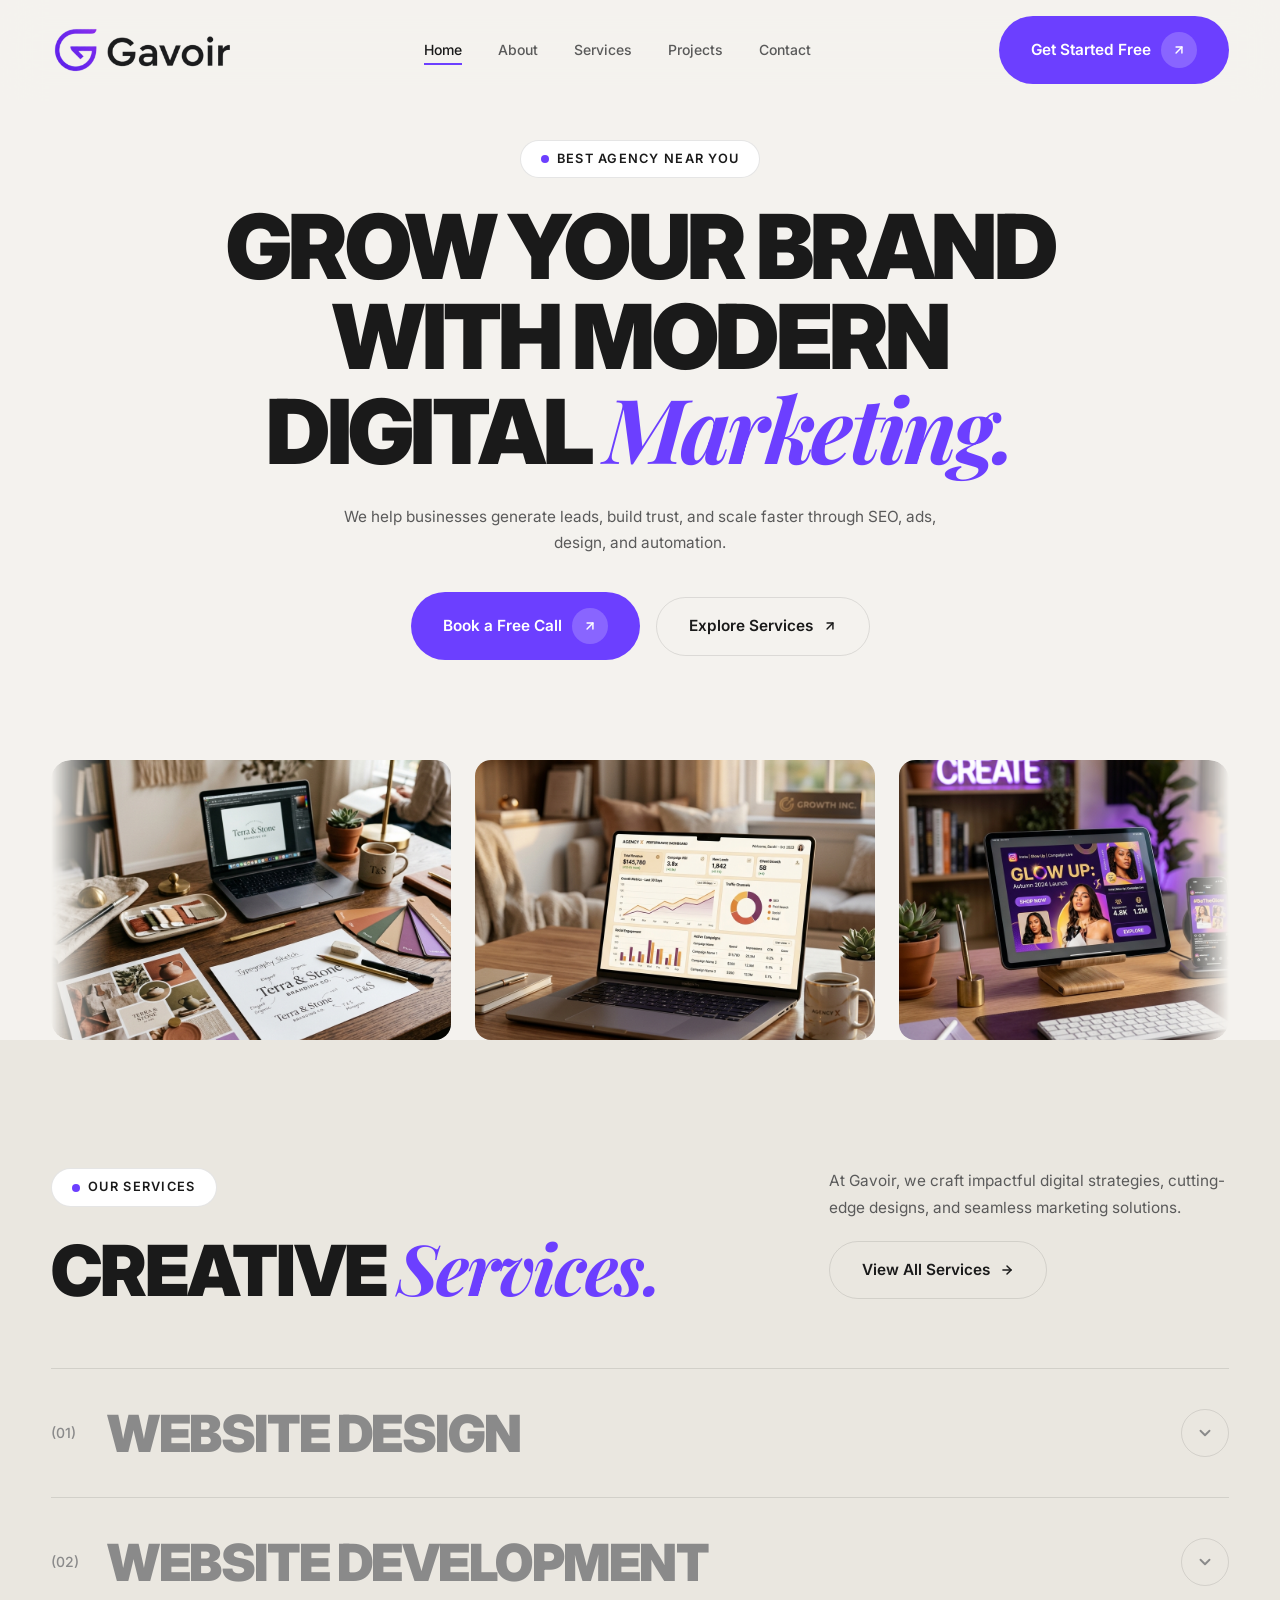
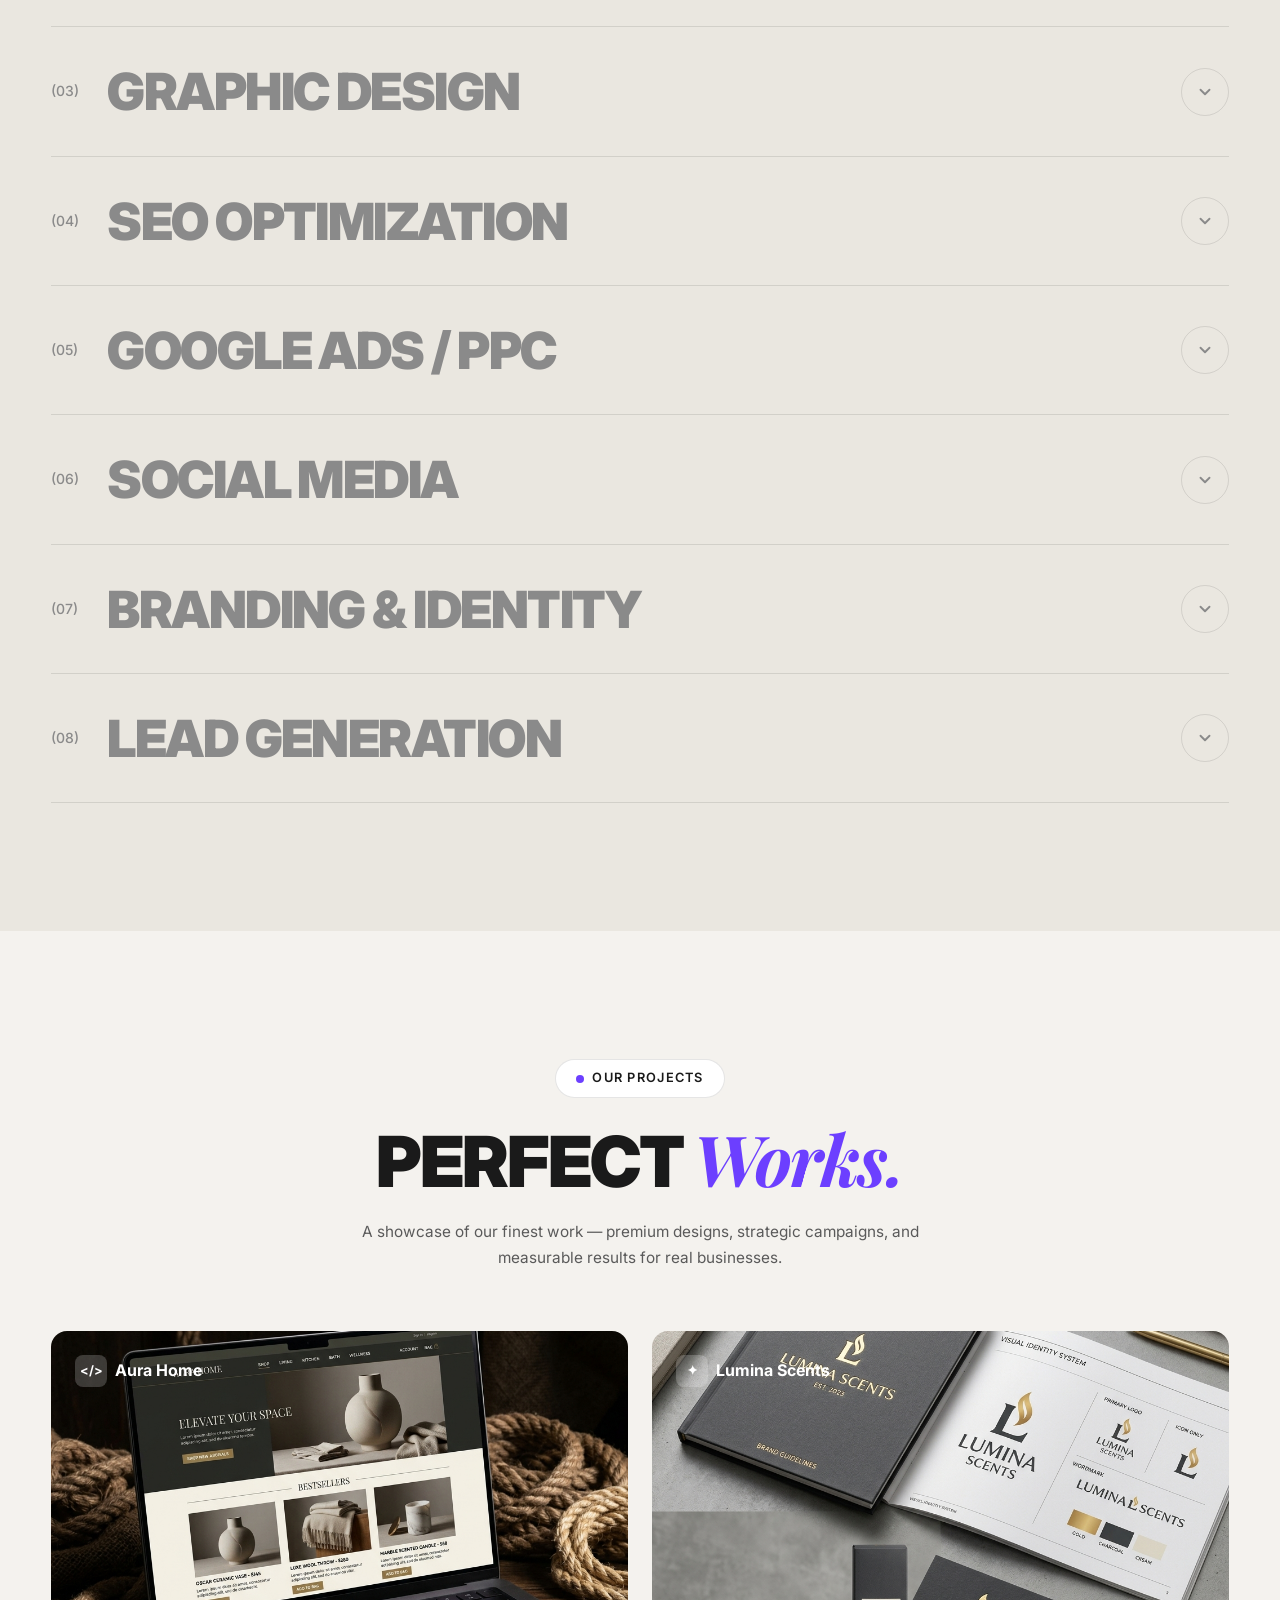
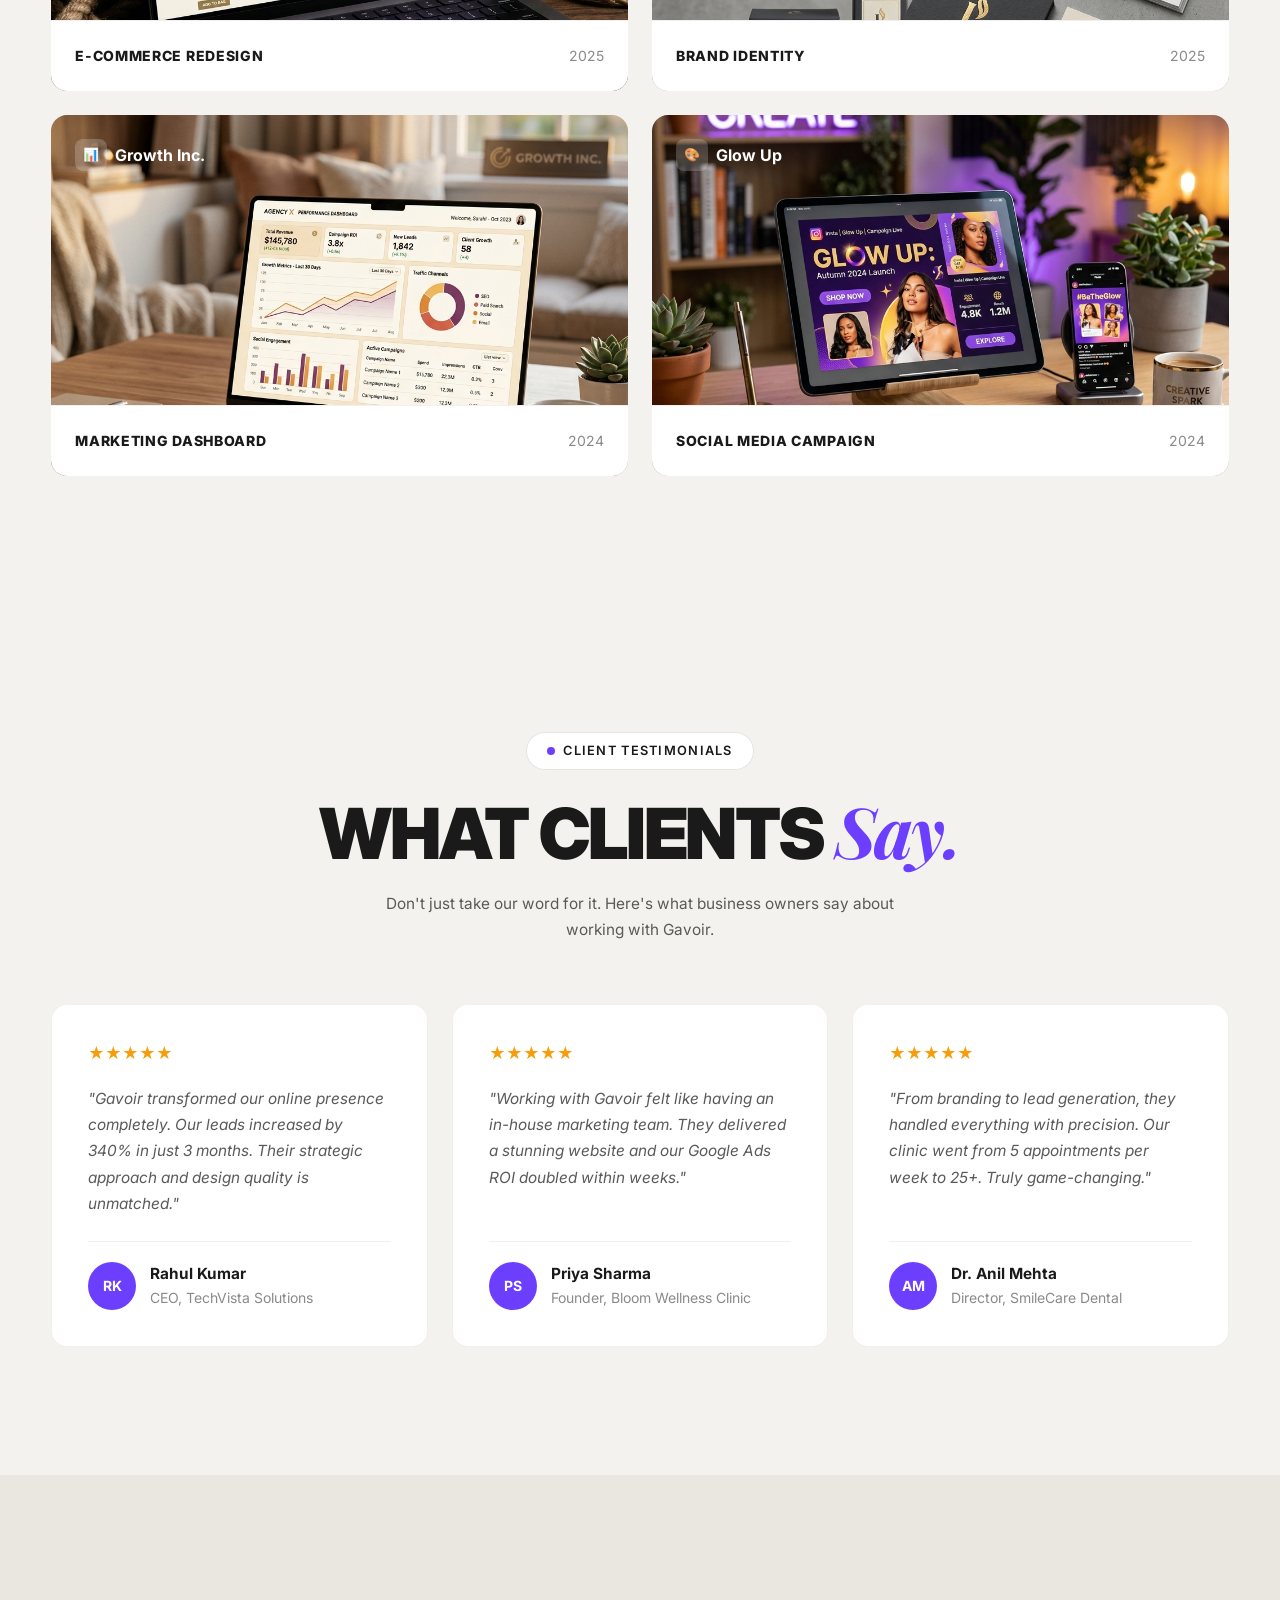
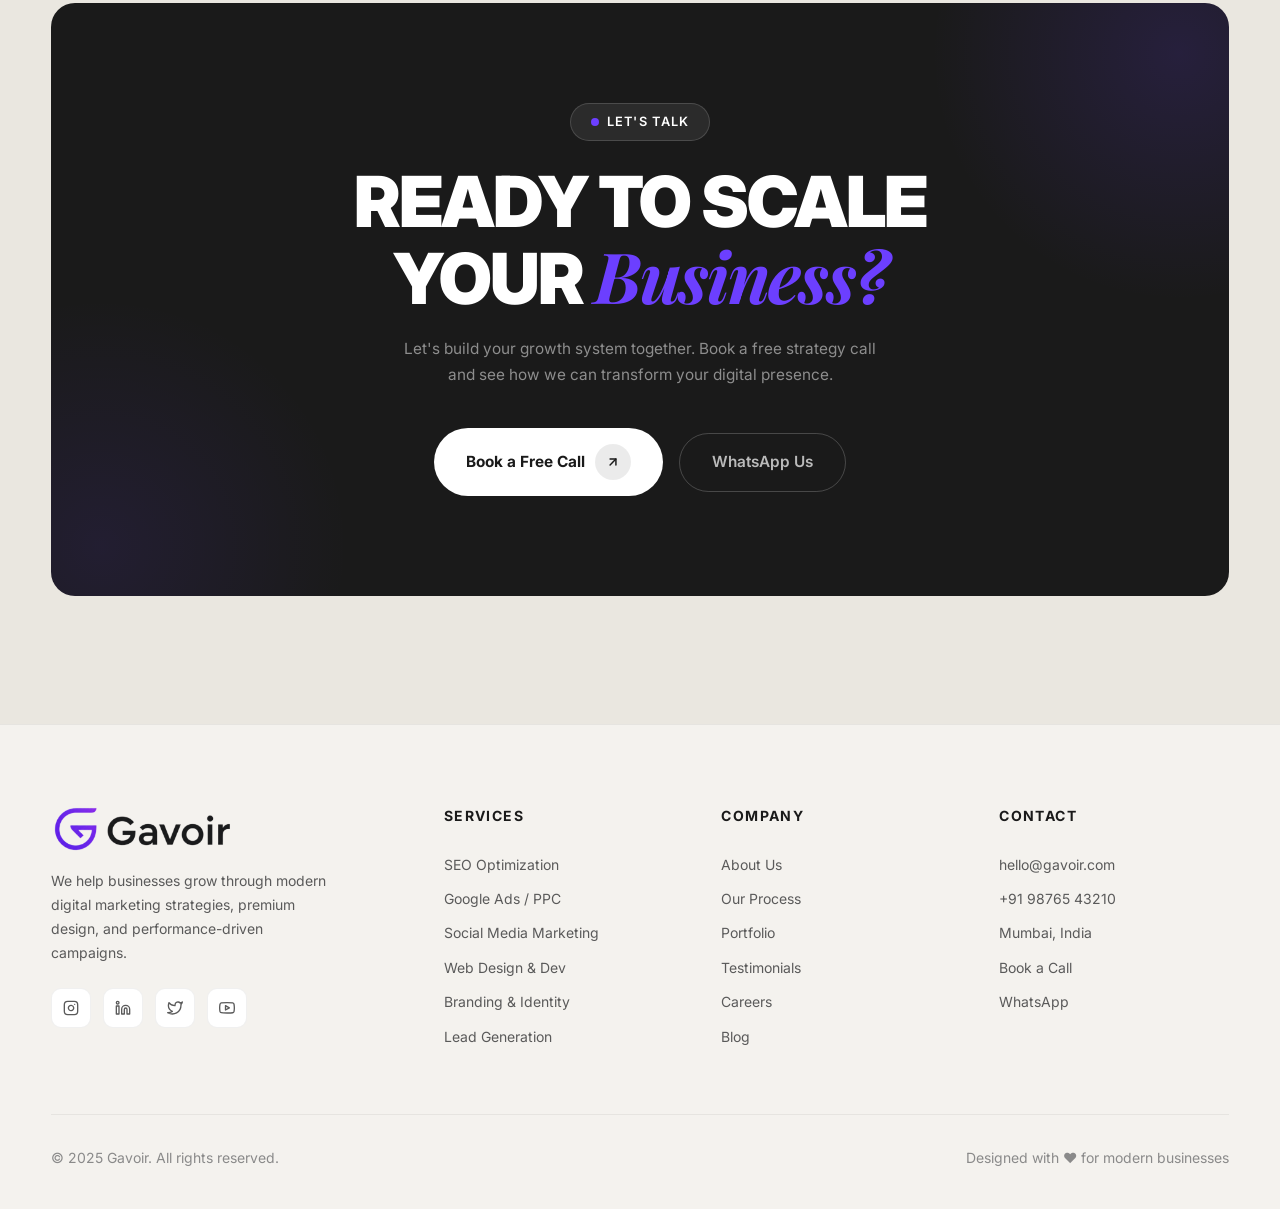
<file: index.html>
<!DOCTYPE html>
<html lang="en">
<head>
  <meta charset="UTF-8">
  <meta name="viewport" content="width=device-width, initial-scale=1.0">
  <title>Gavoir — Premium Digital Marketing Agency | SEO, Ads & Web Design</title>
  <meta name="description" content="Gavoir is a premium digital marketing agency specializing in SEO, Google Ads, web design, branding, and lead generation. Book a free strategy call today.">
  <meta name="keywords" content="digital marketing agency, SEO services, Google Ads, web design, branding, lead generation, social media marketing, Mumbai, India">
  <meta name="author" content="Gavoir">
  <meta name="robots" content="index, follow">
  <link rel="canonical" href="https://gavoir.com/">
  <link rel="icon" type="image/png" href="images/gavior-favicon.png">
  <link rel="apple-touch-icon" href="images/gavior-favicon.png">

  <!-- Open Graph / Facebook / WhatsApp -->
  <meta property="og:type" content="website">
  <meta property="og:url" content="https://gavoir.com/">
  <meta property="og:title" content="Gavoir — Premium Digital Marketing Agency">
  <meta property="og:description" content="We help businesses grow through SEO, Google Ads, web design, and lead generation. Book a free strategy call.">
  <meta property="og:image" content="https://gavoir.com/images/gavior-logo.png">
  <meta property="og:site_name" content="Gavoir">
  <meta property="og:locale" content="en_US">

  <!-- Twitter / X -->
  <meta name="twitter:card" content="summary_large_image">
  <meta name="twitter:title" content="Gavoir — Premium Digital Marketing Agency">
  <meta name="twitter:description" content="We help businesses grow through SEO, Google Ads, web design, and lead generation. Book a free strategy call.">
  <meta name="twitter:image" content="https://gavoir.com/images/gavior-logo.png">

  <link rel="stylesheet" href="style.css?v=5">

  <!-- Structured Data: Organization -->
  <script type="application/ld+json">
  {
    "@context": "https://schema.org",
    "@type": "Organization",
    "name": "Gavoir",
    "url": "https://gavoir.com",
    "logo": "https://gavoir.com/images/gavior-logo.png",
    "description": "Gavoir is a premium digital marketing agency specializing in SEO, Google Ads, web design, branding, and lead generation.",
    "foundingDate": "2024",
    "contactPoint": {
      "@type": "ContactPoint",
      "telephone": "+91-98765-43210",
      "contactType": "sales",
      "email": "hello@gavoir.com",
      "areaServed": "IN",
      "availableLanguage": ["English", "Hindi"]
    },
    "address": {
      "@type": "PostalAddress",
      "addressLocality": "Mumbai",
      "addressCountry": "IN"
    },
    "sameAs": []
  }
  </script>

  <!-- Structured Data: WebSite (enables Google Sitelinks Search Box) -->
  <script type="application/ld+json">
  {
    "@context": "https://schema.org",
    "@type": "WebSite",
    "name": "Gavoir",
    "url": "https://gavoir.com",
    "potentialAction": {
      "@type": "SearchAction",
      "target": "https://gavoir.com/?s={search_term_string}",
      "query-input": "required name=search_term_string"
    }
  }
  </script>

  <!-- Structured Data: ProfessionalService (for local/business SEO) -->
  <script type="application/ld+json">
  {
    "@context": "https://schema.org",
    "@type": "ProfessionalService",
    "name": "Gavoir",
    "image": "https://gavoir.com/images/gavior-logo.png",
    "url": "https://gavoir.com",
    "telephone": "+91-98765-43210",
    "email": "hello@gavoir.com",
    "address": {
      "@type": "PostalAddress",
      "addressLocality": "Mumbai",
      "addressCountry": "IN"
    },
    "priceRange": "$$",
    "openingHoursSpecification": {
      "@type": "OpeningHoursSpecification",
      "dayOfWeek": ["Monday","Tuesday","Wednesday","Thursday","Friday"],
      "opens": "09:00",
      "closes": "18:00"
    },
    "hasOfferCatalog": {
      "@type": "OfferCatalog",
      "name": "Digital Marketing Services",
      "itemListElement": [
        {"@type": "Offer", "itemOffered": {"@type": "Service", "name": "SEO Optimization"}},
        {"@type": "Offer", "itemOffered": {"@type": "Service", "name": "Google Ads / PPC Management"}},
        {"@type": "Offer", "itemOffered": {"@type": "Service", "name": "Social Media Marketing"}},
        {"@type": "Offer", "itemOffered": {"@type": "Service", "name": "Web Design & Development"}},
        {"@type": "Offer", "itemOffered": {"@type": "Service", "name": "Branding & Identity Design"}},
        {"@type": "Offer", "itemOffered": {"@type": "Service", "name": "Lead Generation"}}
      ]
    }
  }
  </script>

  <!-- Structured Data: FAQ (appears in Google AI Overviews & ChatGPT) -->
  <script type="application/ld+json">
  {
    "@context": "https://schema.org",
    "@type": "FAQPage",
    "mainEntity": [
      {
        "@type": "Question",
        "name": "What services does Gavoir offer?",
        "acceptedAnswer": {
          "@type": "Answer",
          "text": "Gavoir offers SEO optimization, Google Ads/PPC management, social media marketing, web design & development, branding & identity design, and lead generation services."
        }
      },
      {
        "@type": "Question",
        "name": "Where is Gavoir located?",
        "acceptedAnswer": {
          "@type": "Answer",
          "text": "Gavoir is based in Mumbai, India, and serves clients globally."
        }
      },
      {
        "@type": "Question",
        "name": "How can I book a free strategy call with Gavoir?",
        "acceptedAnswer": {
          "@type": "Answer",
          "text": "You can book a free strategy call by visiting our Contact page at gavoir.com/contact.html or by calling +91 98765 43210."
        }
      }
    ]
  }
  </script>
</head>
<body>

  <!-- ===== HEADER ===== -->
  <header class="header" id="header">
    <div class="container">
      <a href="#" class="logo">
        <img src="images/gavior-logo.png" alt="Gavoir Logo" class="logo-img">
      </a>

      <nav class="nav-links" id="navLinks">
        <a href="index.html" class="active">Home</a>
        <a href="about.html">About</a>
        <a href="services.html">Services</a>
        <a href="projects.html">Projects</a>
        <a href="contact.html">Contact</a>
      </nav>

      <div class="header-cta">
        <a href="#cta" class="btn btn-primary" id="headerCta">
          Get Started Free
          <span class="btn-arrow">
            <svg width="14" height="14" viewBox="0 0 24 24" fill="none" stroke="currentColor" stroke-width="2.5" stroke-linecap="round" stroke-linejoin="round"><path d="M7 17L17 7"/><path d="M7 7h10v10"/></svg>
          </span>
        </a>
        <button class="mobile-toggle" id="mobileToggle" aria-label="Open menu">
          <span></span>
          <span></span>
          <span></span>
        </button>
      </div>
    </div>
  </header>

  <!-- ===== MOBILE MENU ===== -->
  <div class="mobile-menu" id="mobileMenu">
    <div class="mobile-menu-close" id="mobileClose">✕</div>
    <a href="index.html">Home</a>
    <a href="about.html">About</a>
    <a href="services.html">Services</a>
    <a href="projects.html">Projects</a>
    <a href="contact.html">Contact</a>
    <a href="contact.html" class="btn btn-primary">Get Started</a>
  </div>

  <!-- ===== HERO SECTION ===== -->
  <section class="hero" id="hero">
    <div class="container">
      <div class="hero-content reveal">
        <div class="section-badge">Best Agency Near You</div>
        <h1 class="hero-title">
          GROW YOUR BRAND WITH MODERN DIGITAL <span class="italic">Marketing.</span>
        </h1>
        <p class="hero-subtitle">
          We help businesses generate leads, build trust, and scale faster through SEO, ads, design, and automation.
        </p>
        <div class="hero-cta">
          <a href="contact.html" class="btn btn-primary" id="heroCta">
            Book a Free Call
            <span class="btn-arrow">
              <svg width="14" height="14" viewBox="0 0 24 24" fill="none" stroke="currentColor" stroke-width="2.5" stroke-linecap="round" stroke-linejoin="round"><path d="M7 17L17 7"/><path d="M7 7h10v10"/></svg>
            </span>
          </a>
          <a href="services.html" class="btn btn-outline" id="heroExplore">
            Explore Services
            <svg width="14" height="14" viewBox="0 0 24 24" fill="none" stroke="currentColor" stroke-width="2.5" stroke-linecap="round" stroke-linejoin="round"><path d="M7 17L17 7"/><path d="M7 7h10v10"/></svg>
          </a>
        </div>
      </div>

      <div class="hero-carousel reveal">
        <div class="hero-carousel-track">
          <div class="hero-carousel-slide">
            <img src="images/hero-left.png" alt="Creative branding and design workspace" loading="eager">
          </div>
          <div class="hero-carousel-slide">
            <img src="images/hero-center.png" alt="Digital marketing analytics dashboard" loading="eager">
          </div>
          <div class="hero-carousel-slide">
            <img src="images/hero-right.png" alt="Social media marketing campaigns" loading="eager">
          </div>
          <div class="hero-carousel-slide">
            <img src="images/project-1.png" alt="E-commerce website design" loading="eager">
          </div>
          <div class="hero-carousel-slide">
            <img src="images/project-2.png" alt="Brand identity design" loading="eager">
          </div>
          <!-- Duplicate set for seamless loop -->
          <div class="hero-carousel-slide">
            <img src="images/hero-left.png" alt="Creative branding and design workspace" loading="lazy">
          </div>
          <div class="hero-carousel-slide">
            <img src="images/hero-center.png" alt="Digital marketing analytics dashboard" loading="lazy">
          </div>
          <div class="hero-carousel-slide">
            <img src="images/hero-right.png" alt="Social media marketing campaigns" loading="lazy">
          </div>
          <div class="hero-carousel-slide">
            <img src="images/project-1.png" alt="E-commerce website design" loading="lazy">
          </div>
          <div class="hero-carousel-slide">
            <img src="images/project-2.png" alt="Brand identity design" loading="lazy">
          </div>
        </div>
      </div>
    </div>
  </section>



  <!-- ===== SERVICES SECTION ===== -->
  <section class="services-section" id="services">
    <div class="container">
      <div class="services-header reveal">
        <div class="services-header-left">
          <div class="section-badge">Our Services</div>
          <h2 class="section-title">CREATIVE <span class="italic">Services.</span></h2>
        </div>
        <div class="services-header-right">
          <p>At Gavoir, we craft impactful digital strategies, cutting-edge designs, and seamless marketing solutions.</p>
          <a href="services.html" class="btn btn-outline" id="servicesCta">
            View All Services
            <svg width="14" height="14" viewBox="0 0 24 24" fill="none" stroke="currentColor" stroke-width="2.5" stroke-linecap="round" stroke-linejoin="round"><path d="M5 12h14"/><path d="M12 5l7 7-7 7"/></svg>
          </a>
        </div>
      </div>

      <div class="services-list">
        <div class="service-item reveal" id="service-webdesign">
          <div class="service-item-header">
            <div class="service-item-left">
              <span class="service-number">(01)</span>
              <span class="service-name">WEBSITE DESIGN</span>
            </div>
            <div class="service-arrow">
              <svg width="18" height="18" viewBox="0 0 24 24" fill="none" stroke="currentColor" stroke-width="2.5" stroke-linecap="round" stroke-linejoin="round"><path d="M6 9l6 6 6-6"/></svg>
            </div>
          </div>
          <div class="service-item-content">
            <p>Premium, pixel-perfect website designs that captivate your audience. We create stunning UI/UX designs for landing pages, corporate sites, e-commerce stores, and SaaS platforms — optimized for conversions.</p>
          </div>
        </div>
        <div class="service-item reveal" id="service-webdev">
          <div class="service-item-header">
            <div class="service-item-left">
              <span class="service-number">(02)</span>
              <span class="service-name">WEBSITE DEVELOPMENT</span>
            </div>
            <div class="service-arrow">
              <svg width="18" height="18" viewBox="0 0 24 24" fill="none" stroke="currentColor" stroke-width="2.5" stroke-linecap="round" stroke-linejoin="round"><path d="M6 9l6 6 6-6"/></svg>
            </div>
          </div>
          <div class="service-item-content">
            <p>Full-stack web development that brings designs to life. From custom HTML/CSS/JS to WordPress, Shopify, React, and Next.js — fast-loading, SEO-friendly sites with clean, scalable code.</p>
          </div>
        </div>
        <div class="service-item reveal" id="service-graphic">
          <div class="service-item-header">
            <div class="service-item-left">
              <span class="service-number">(03)</span>
              <span class="service-name">GRAPHIC DESIGN</span>
            </div>
            <div class="service-arrow">
              <svg width="18" height="18" viewBox="0 0 24 24" fill="none" stroke="currentColor" stroke-width="2.5" stroke-linecap="round" stroke-linejoin="round"><path d="M6 9l6 6 6-6"/></svg>
            </div>
          </div>
          <div class="service-item-content">
            <p>Eye-catching visuals that make your brand unforgettable. Social media graphics, banners, flyers, business cards, presentations, packaging, and marketing collateral that drive engagement.</p>
          </div>
        </div>
        <div class="service-item reveal" id="service-seo">
          <div class="service-item-header">
            <div class="service-item-left">
              <span class="service-number">(04)</span>
              <span class="service-name">SEO OPTIMIZATION</span>
            </div>
            <div class="service-arrow">
              <svg width="18" height="18" viewBox="0 0 24 24" fill="none" stroke="currentColor" stroke-width="2.5" stroke-linecap="round" stroke-linejoin="round"><path d="M6 9l6 6 6-6"/></svg>
            </div>
          </div>
          <div class="service-item-content">
            <p>Dominate search rankings with data-driven SEO strategies. Technical audits, keyword research, on-page optimization, and high-authority link building to get your business found.</p>
          </div>
        </div>
        <div class="service-item reveal" id="service-ppc">
          <div class="service-item-header">
            <div class="service-item-left">
              <span class="service-number">(05)</span>
              <span class="service-name">GOOGLE ADS / PPC</span>
            </div>
            <div class="service-arrow">
              <svg width="18" height="18" viewBox="0 0 24 24" fill="none" stroke="currentColor" stroke-width="2.5" stroke-linecap="round" stroke-linejoin="round"><path d="M6 9l6 6 6-6"/></svg>
            </div>
          </div>
          <div class="service-item-content">
            <p>Maximize ROI with targeted Google Ads campaigns. Budget management, high-converting ad copy, real-time bid optimization, and qualified leads that convert into paying customers.</p>
          </div>
        </div>
        <div class="service-item reveal" id="service-social">
          <div class="service-item-header">
            <div class="service-item-left">
              <span class="service-number">(06)</span>
              <span class="service-name">SOCIAL MEDIA</span>
            </div>
            <div class="service-arrow">
              <svg width="18" height="18" viewBox="0 0 24 24" fill="none" stroke="currentColor" stroke-width="2.5" stroke-linecap="round" stroke-linejoin="round"><path d="M6 9l6 6 6-6"/></svg>
            </div>
          </div>
          <div class="service-item-content">
            <p>Build an engaged community across Instagram, LinkedIn, Facebook, and more. Scroll-stopping content, targeted ad campaigns, and social presence management.</p>
          </div>
        </div>
        <div class="service-item reveal" id="service-branding">
          <div class="service-item-header">
            <div class="service-item-left">
              <span class="service-number">(07)</span>
              <span class="service-name">BRANDING & IDENTITY</span>
            </div>
            <div class="service-arrow">
              <svg width="18" height="18" viewBox="0 0 24 24" fill="none" stroke="currentColor" stroke-width="2.5" stroke-linecap="round" stroke-linejoin="round"><path d="M6 9l6 6 6-6"/></svg>
            </div>
          </div>
          <div class="service-item-content">
            <p>Brand identity that commands attention. Custom logos, brand guidelines, color palettes, and complete visual systems that make your business instantly recognizable.</p>
          </div>
        </div>
        <div class="service-item reveal" id="service-leads">
          <div class="service-item-header">
            <div class="service-item-left">
              <span class="service-number">(08)</span>
              <span class="service-name">LEAD GENERATION</span>
            </div>
            <div class="service-arrow">
              <svg width="18" height="18" viewBox="0 0 24 24" fill="none" stroke="currentColor" stroke-width="2.5" stroke-linecap="round" stroke-linejoin="round"><path d="M6 9l6 6 6-6"/></svg>
            </div>
          </div>
          <div class="service-item-content">
            <p>Turn traffic into revenue with optimized sales funnels. High-converting landing pages, automated lead capture, and nurture sequences that move prospects to purchase.</p>
          </div>
        </div>
      </div>
    </div>
  </section>

  <!-- ===== PROJECTS / PORTFOLIO ===== -->
  <section class="projects-section" id="projects">
    <div class="container">
      <div class="projects-header reveal">
        <div class="section-badge">Our Projects</div>
        <h2 class="section-title">PERFECT <span class="italic">Works.</span></h2>
        <p class="section-subtitle">A showcase of our finest work — premium designs, strategic campaigns, and measurable results for real businesses.</p>
      </div>

      <div class="projects-grid">
        <div class="project-card reveal" id="project-1">
          <img src="images/project-1.png" alt="E-commerce website design project">
          <div class="project-overlay"></div>
          <div class="project-logo">
            <div class="project-logo-icon">&lt;/&gt;</div>
            Aura Home
          </div>
          <div class="project-info">
            <span class="project-info-name">E-COMMERCE REDESIGN</span>
            <span class="project-info-year">2025</span>
          </div>
        </div>
        <div class="project-card reveal" id="project-2">
          <img src="images/project-2.png" alt="Brand identity design project">
          <div class="project-overlay"></div>
          <div class="project-logo">
            <div class="project-logo-icon">✦</div>
            Lumina Scents
          </div>
          <div class="project-info">
            <span class="project-info-name">BRAND IDENTITY</span>
            <span class="project-info-year">2025</span>
          </div>
        </div>
        <div class="project-card reveal" id="project-3">
          <img src="images/hero-center.png" alt="Digital marketing dashboard project">
          <div class="project-overlay"></div>
          <div class="project-logo">
            <div class="project-logo-icon">📊</div>
            Growth Inc.
          </div>
          <div class="project-info">
            <span class="project-info-name">MARKETING DASHBOARD</span>
            <span class="project-info-year">2024</span>
          </div>
        </div>
        <div class="project-card reveal" id="project-4">
          <img src="images/hero-right.png" alt="Social media campaign project">
          <div class="project-overlay"></div>
          <div class="project-logo">
            <div class="project-logo-icon">🎨</div>
            Glow Up
          </div>
          <div class="project-info">
            <span class="project-info-name">SOCIAL MEDIA CAMPAIGN</span>
            <span class="project-info-year">2024</span>
          </div>
        </div>
      </div>
    </div>
  </section>



  <!-- ===== TESTIMONIALS ===== -->
  <section class="testimonials-section" id="testimonials">
    <div class="container">
      <div class="testimonials-header reveal">
        <div class="section-badge">Client Testimonials</div>
        <h2 class="section-title">WHAT CLIENTS <span class="italic">Say.</span></h2>
        <p class="section-subtitle">Don't just take our word for it. Here's what business owners say about working with Gavoir.</p>
      </div>

      <div class="testimonials-grid">
        <div class="testimonial-card reveal" id="testimonial-1">
          <div class="testimonial-stars">★★★★★</div>
          <p class="testimonial-text">"Gavoir transformed our online presence completely. Our leads increased by 340% in just 3 months. Their strategic approach and design quality is unmatched."</p>
          <div class="testimonial-author">
            <div class="testimonial-avatar">RK</div>
            <div class="testimonial-author-info">
              <h4>Rahul Kumar</h4>
              <p>CEO, TechVista Solutions</p>
            </div>
          </div>
        </div>
        <div class="testimonial-card reveal" id="testimonial-2">
          <div class="testimonial-stars">★★★★★</div>
          <p class="testimonial-text">"Working with Gavoir felt like having an in-house marketing team. They delivered a stunning website and our Google Ads ROI doubled within weeks."</p>
          <div class="testimonial-author">
            <div class="testimonial-avatar">PS</div>
            <div class="testimonial-author-info">
              <h4>Priya Sharma</h4>
              <p>Founder, Bloom Wellness Clinic</p>
            </div>
          </div>
        </div>
        <div class="testimonial-card reveal" id="testimonial-3">
          <div class="testimonial-stars">★★★★★</div>
          <p class="testimonial-text">"From branding to lead generation, they handled everything with precision. Our clinic went from 5 appointments per week to 25+. Truly game-changing."</p>
          <div class="testimonial-author">
            <div class="testimonial-avatar">AM</div>
            <div class="testimonial-author-info">
              <h4>Dr. Anil Mehta</h4>
              <p>Director, SmileCare Dental</p>
            </div>
          </div>
        </div>
      </div>
    </div>
  </section>

  <!-- ===== CTA SECTION ===== -->
  <section class="cta-section" id="cta">
    <div class="container">
      <div class="cta-inner reveal">
        <div class="section-badge">Let's Talk</div>
        <h2 class="section-title">READY TO SCALE YOUR <span class="italic">Business?</span></h2>
        <p class="section-subtitle">Let's build your growth system together. Book a free strategy call and see how we can transform your digital presence.</p>
        <div class="cta-buttons">
          <a href="contact.html" class="btn btn-white" id="ctaBookCall">
            Book a Free Call
            <span class="btn-arrow">
              <svg width="14" height="14" viewBox="0 0 24 24" fill="none" stroke="currentColor" stroke-width="2.5" stroke-linecap="round" stroke-linejoin="round"><path d="M7 17L17 7"/><path d="M7 7h10v10"/></svg>
            </span>
          </a>
          <a href="#" class="btn btn-ghost" id="ctaWhatsApp">
            WhatsApp Us
          </a>
        </div>
      </div>
    </div>
  </section>

  <!-- ===== FOOTER ===== -->
  <footer class="footer" id="footer">
    <div class="container">
      <div class="footer-grid">
        <div class="footer-brand">
          <a href="#" class="logo">
            <img src="images/gavior-logo.png" alt="Gavoir Logo" class="logo-img">
          </a>
          <p>We help businesses grow through modern digital marketing strategies, premium design, and performance-driven campaigns.</p>
          <div class="footer-social">
            <a href="#" aria-label="Instagram">
              <svg width="16" height="16" viewBox="0 0 24 24" fill="none" stroke="currentColor" stroke-width="2" stroke-linecap="round" stroke-linejoin="round"><rect x="2" y="2" width="20" height="20" rx="5" ry="5"/><path d="M16 11.37A4 4 0 1 1 12.63 8 4 4 0 0 1 16 11.37z"/><line x1="17.5" y1="6.5" x2="17.51" y2="6.5"/></svg>
            </a>
            <a href="#" aria-label="LinkedIn">
              <svg width="16" height="16" viewBox="0 0 24 24" fill="none" stroke="currentColor" stroke-width="2" stroke-linecap="round" stroke-linejoin="round"><path d="M16 8a6 6 0 0 1 6 6v7h-4v-7a2 2 0 0 0-2-2 2 2 0 0 0-2 2v7h-4v-7a6 6 0 0 1 6-6z"/><rect x="2" y="9" width="4" height="12"/><circle cx="4" cy="4" r="2"/></svg>
            </a>
            <a href="#" aria-label="Twitter">
              <svg width="16" height="16" viewBox="0 0 24 24" fill="none" stroke="currentColor" stroke-width="2" stroke-linecap="round" stroke-linejoin="round"><path d="M23 3a10.9 10.9 0 0 1-3.14 1.53 4.48 4.48 0 0 0-7.86 3v1A10.66 10.66 0 0 1 3 4s-4 9 5 13a11.64 11.64 0 0 1-7 2c9 5 20 0 20-11.5a4.5 4.5 0 0 0-.08-.83A7.72 7.72 0 0 0 23 3z"/></svg>
            </a>
            <a href="#" aria-label="YouTube">
              <svg width="16" height="16" viewBox="0 0 24 24" fill="none" stroke="currentColor" stroke-width="2" stroke-linecap="round" stroke-linejoin="round"><path d="M22.54 6.42a2.78 2.78 0 0 0-1.94-2C18.88 4 12 4 12 4s-6.88 0-8.6.46a2.78 2.78 0 0 0-1.94 2A29 29 0 0 0 1 11.75a29 29 0 0 0 .46 5.33A2.78 2.78 0 0 0 3.4 19.1c1.72.46 8.6.46 8.6.46s6.88 0 8.6-.46a2.78 2.78 0 0 0 1.94-2 29 29 0 0 0 .46-5.25 29 29 0 0 0-.46-5.33z"/><polygon points="9.75 15.02 15.5 11.75 9.75 8.48 9.75 15.02"/></svg>
            </a>
          </div>
        </div>

        <div class="footer-column">
          <h4>Services</h4>
          <a href="services.html">SEO Optimization</a>
          <a href="services.html">Google Ads / PPC</a>
          <a href="services.html">Social Media Marketing</a>
          <a href="services.html">Web Design &amp; Dev</a>
          <a href="services.html">Branding &amp; Identity</a>
          <a href="services.html">Lead Generation</a>
        </div>

        <div class="footer-column">
          <h4>Company</h4>
          <a href="about.html">About Us</a>
          <a href="about.html#process">Our Process</a>
          <a href="projects.html">Portfolio</a>
          <a href="index.html#testimonials">Testimonials</a>
          <a href="#">Careers</a>
          <a href="#">Blog</a>
        </div>

        <div class="footer-column">
          <h4>Contact</h4>
          <a href="mailto:hello@gavoir.com">hello@gavoir.com</a>
          <a href="tel:+919876543210">+91 98765 43210</a>
          <a href="contact.html">Mumbai, India</a>
          <a href="contact.html">Book a Call</a>
          <a href="contact.html">WhatsApp</a>
        </div>
      </div>

      <div class="footer-bottom">
        <p>© 2025 Gavoir. All rights reserved.</p>
        <p>Designed with ❤️ for modern businesses</p>
      </div>
    </div>
  </footer>

  <script src="script.js"></script>
</body>
</html>
</file>
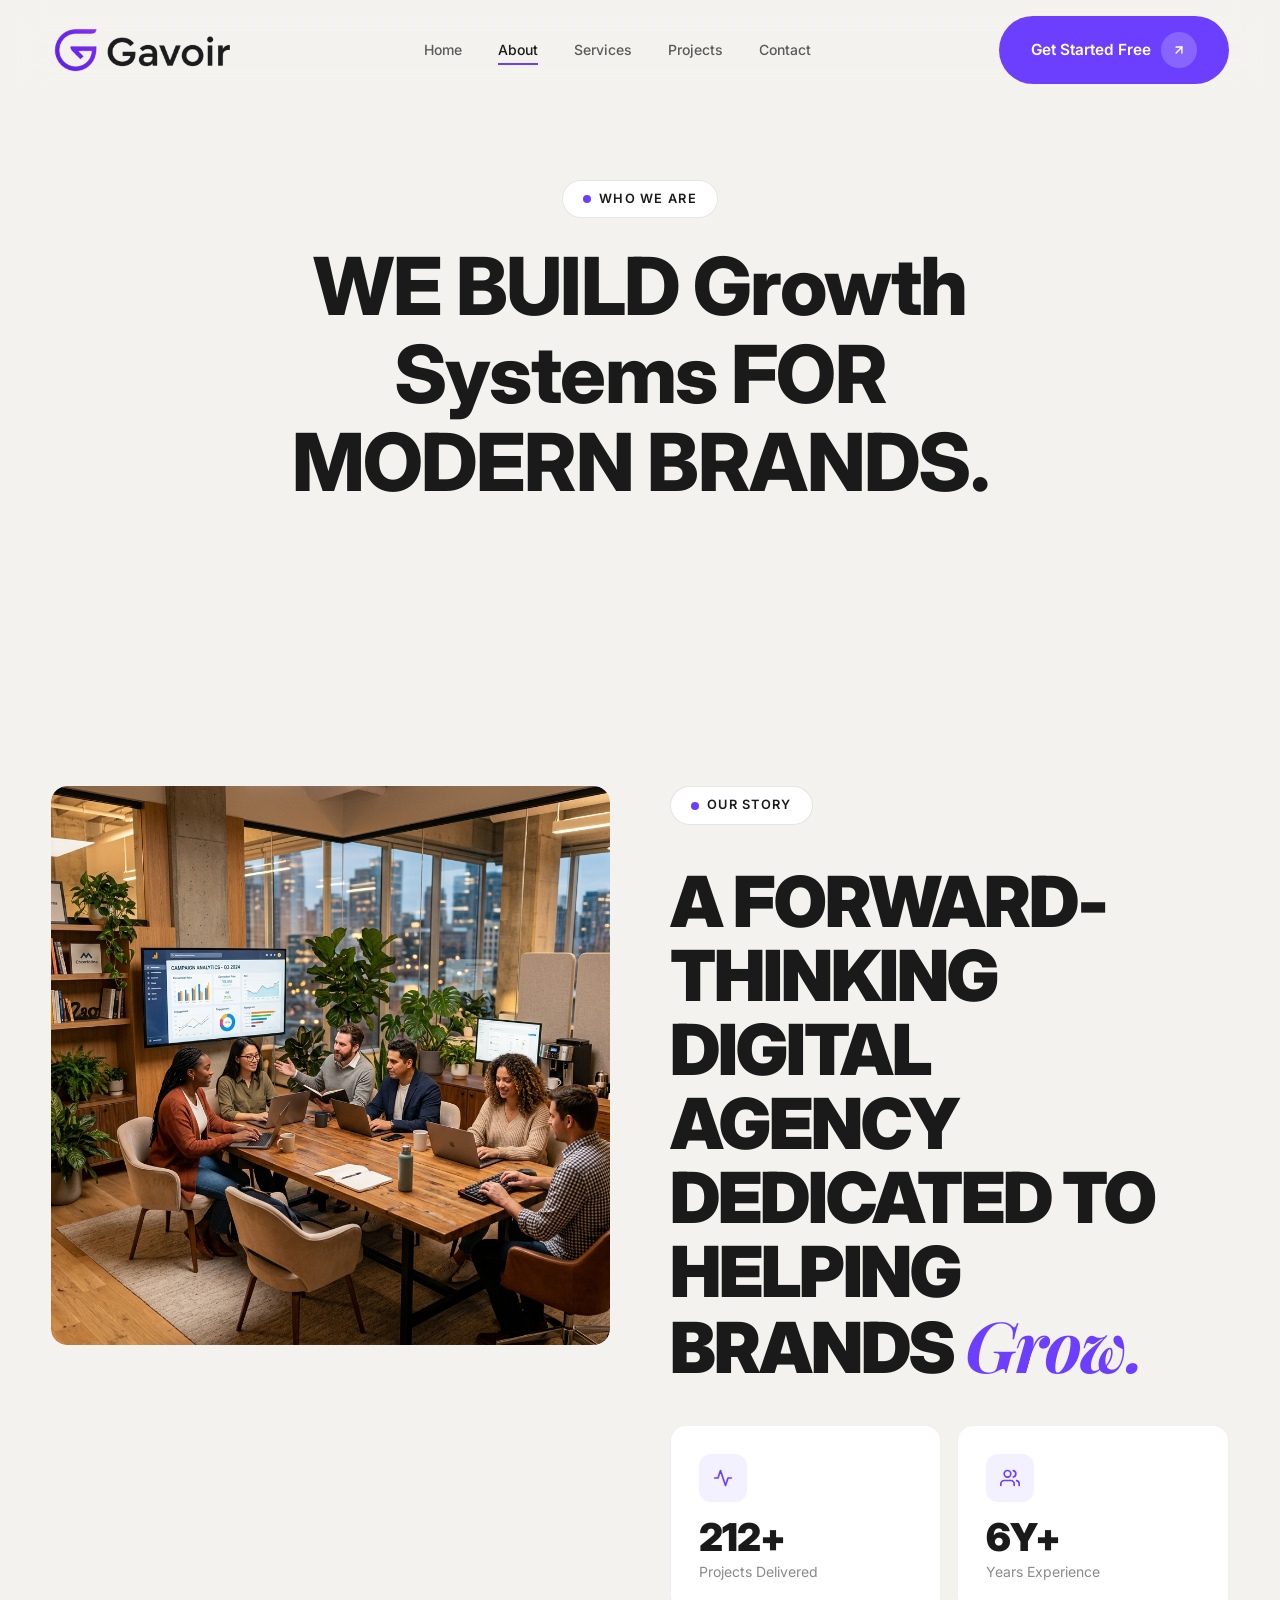
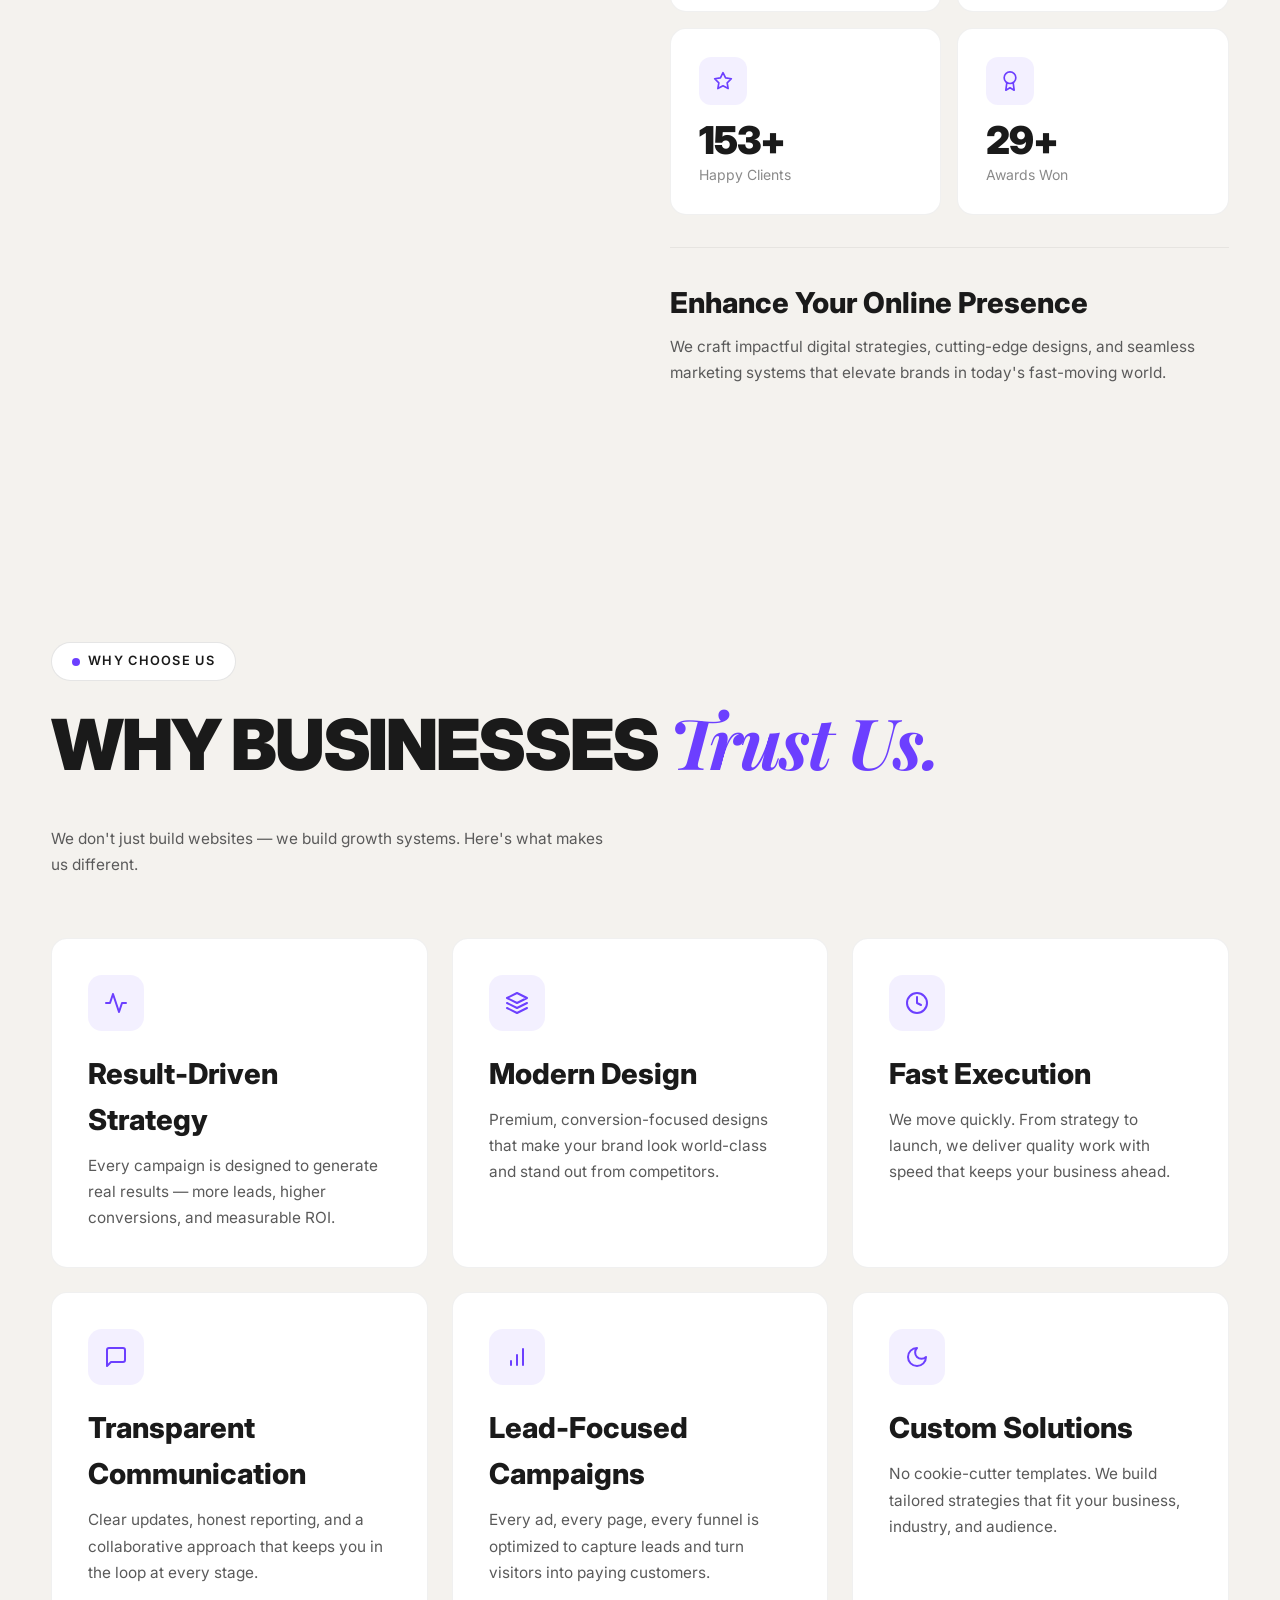
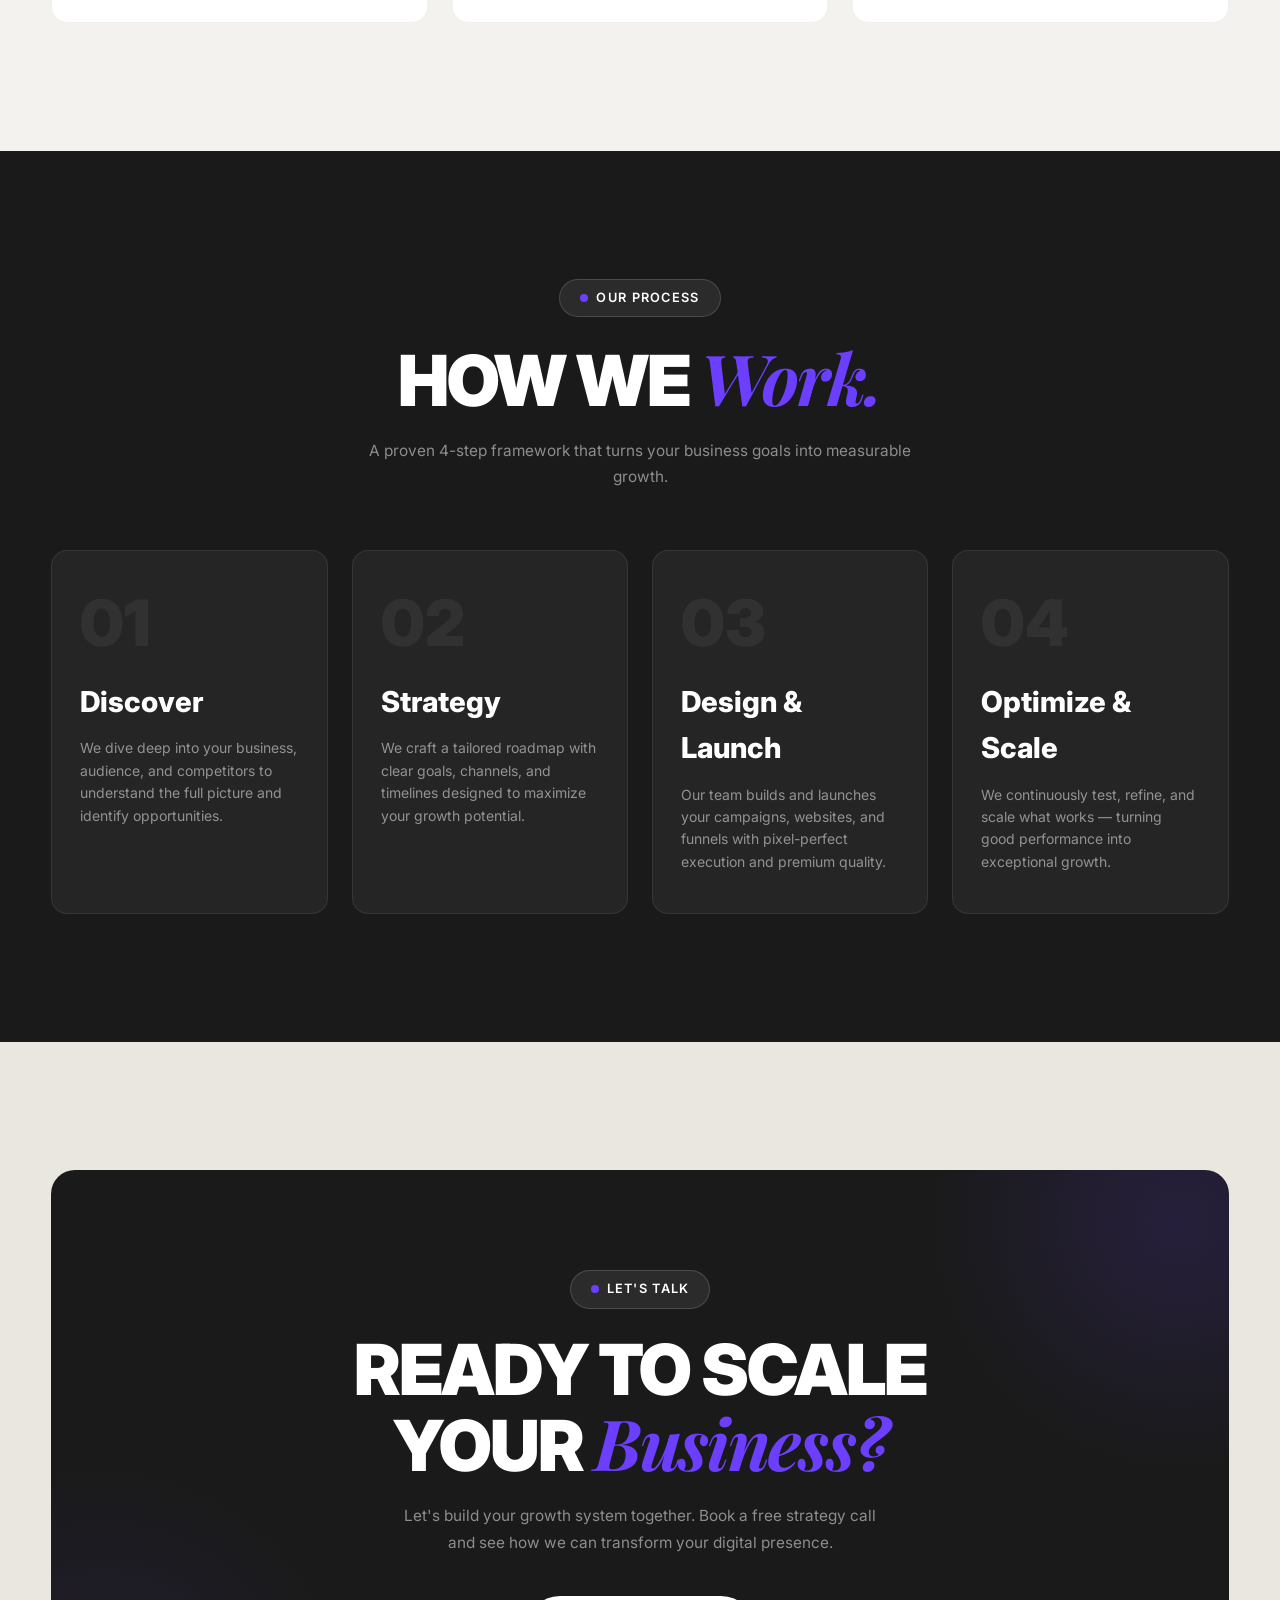
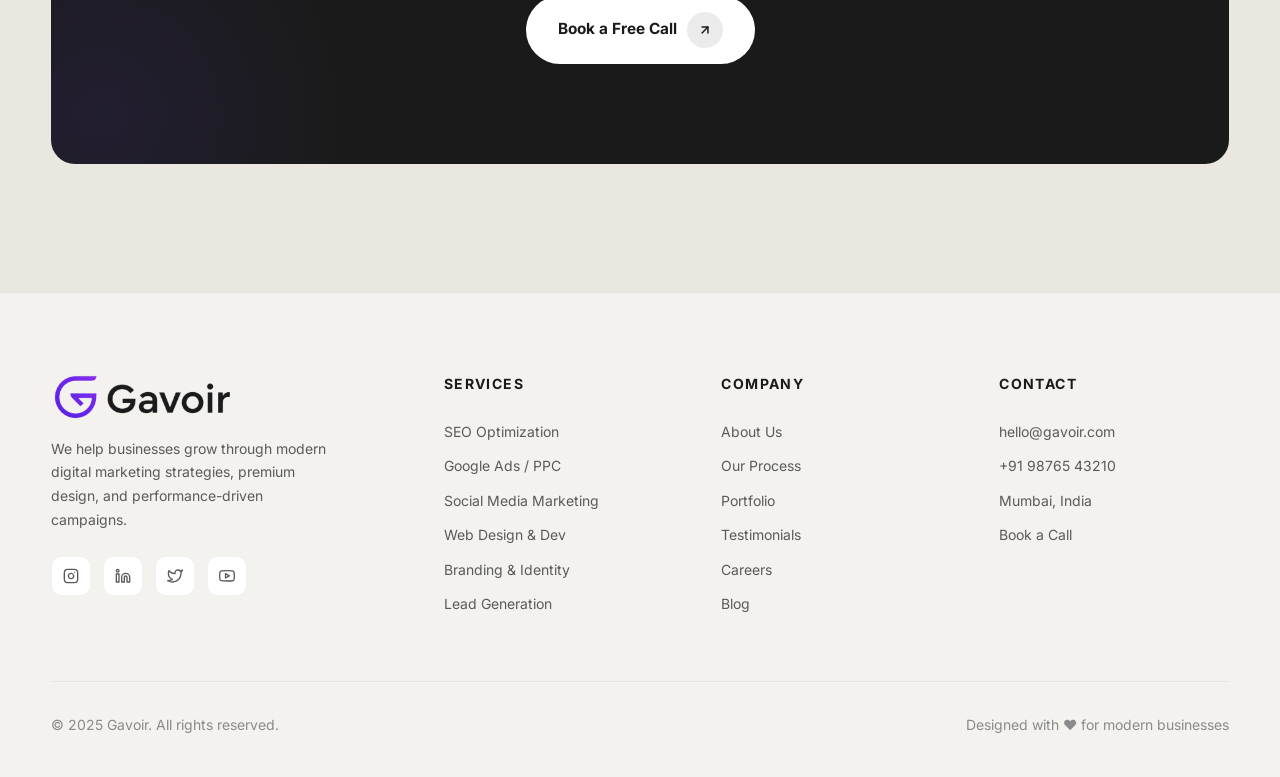
<file: about.html>
<!DOCTYPE html>
<html lang="en">
<head>
  <meta charset="UTF-8">
  <meta name="viewport" content="width=device-width, initial-scale=1.0">
  <title>About Us | Gavoir — Our Mission & Team</title>
  <meta name="description" content="Learn about Gavoir's mission, our expert marketing team, and the growth-first approach that drives results for modern brands.">
  <meta name="keywords" content="about Gavoir, digital marketing team, marketing agency mission, growth agency India">
  <meta name="author" content="Gavoir">
  <meta name="robots" content="index, follow">
  <link rel="canonical" href="https://gavoir.com/about.html">
  <link rel="icon" type="image/png" href="images/gavior-favicon.png">
  <link rel="apple-touch-icon" href="images/gavior-favicon.png">

  <!-- Open Graph -->
  <meta property="og:type" content="website">
  <meta property="og:url" content="https://gavoir.com/about.html">
  <meta property="og:title" content="About Us | Gavoir — Our Mission & Team">
  <meta property="og:description" content="Learn about Gavoir's mission, our expert marketing team, and the growth-first approach that drives results for modern brands.">
  <meta property="og:image" content="https://gavoir.com/images/gavior-logo.png">
  <meta property="og:site_name" content="Gavoir">

  <!-- Twitter / X -->
  <meta name="twitter:card" content="summary_large_image">
  <meta name="twitter:title" content="About Us | Gavoir">
  <meta name="twitter:description" content="Learn about Gavoir's mission, our expert marketing team, and the growth-first approach that drives results for modern brands.">
  <meta name="twitter:image" content="https://gavoir.com/images/gavior-logo.png">

  <link rel="stylesheet" href="style.css?v=5">

  <!-- Structured Data: AboutPage -->
  <script type="application/ld+json">
  {
    "@context": "https://schema.org",
    "@type": "AboutPage",
    "name": "About Gavoir",
    "description": "Learn about Gavoir's mission, our expert marketing team, and the growth-first approach that drives results for modern brands.",
    "url": "https://gavoir.com/about.html",
    "mainEntity": {
      "@type": "Organization",
      "name": "Gavoir",
      "url": "https://gavoir.com"
    }
  }
  </script>
</head>
<body>

  <!-- ===== HEADER ===== -->
  <header class="header" id="header">
    <div class="container">
      <a href="index.html" class="logo">
        <img src="images/gavior-logo.png" alt="Gavoir Logo" class="logo-img">
      </a>

      <nav class="nav-links" id="navLinks">
        <a href="index.html">Home</a>
        <a href="about.html" class="active">About</a>
        <a href="services.html">Services</a>
        <a href="projects.html">Projects</a>
        <a href="contact.html">Contact</a>
      </nav>

      <div class="header-cta">
        <a href="contact.html" class="btn btn-primary" id="headerCta">
          Get Started Free
          <span class="btn-arrow">
            <svg width="14" height="14" viewBox="0 0 24 24" fill="none" stroke="currentColor" stroke-width="2.5" stroke-linecap="round" stroke-linejoin="round"><path d="M7 17L17 7"/><path d="M7 7h10v10"/></svg>
          </span>
        </a>
        <button class="mobile-toggle" id="mobileToggle" aria-label="Open menu">
          <span></span>
          <span></span>
          <span></span>
        </button>
      </div>
    </div>
  </header>

  <!-- ===== MOBILE MENU ===== -->
  <div class="mobile-menu" id="mobileMenu">
    <div class="mobile-menu-close" id="mobileClose">✕</div>
    <a href="index.html">Home</a>
    <a href="about.html">About</a>
    <a href="services.html">Services</a>
    <a href="projects.html">Projects</a>
    <a href="contact.html">Contact</a>
    <a href="contact.html" class="btn btn-primary">Get Started</a>
  </div>

  <!-- ===== PAGE HERO ===== -->
  <section class="hero page-hero" id="hero">
    <div class="container">
      <div class="hero-content reveal" style="max-width: 800px; margin: 0 auto; text-align: center;">
        <div class="section-badge" style="margin: 0 auto 24px;">Who We Are</div>
        <h1 class="page-title">
          WE BUILD <span class="italic">Growth Systems</span> FOR MODERN BRANDS.
        </h1>
      </div>
    </div>
  </section>

  <!-- ===== ABOUT SECTION ===== -->
  <section class="about-section" id="about">
    <div class="container">
      <div class="about-grid">
        <div class="about-image reveal">
          <img src="images/about.png" alt="Gavoir marketing team collaborating">
        </div>

        <div class="about-content reveal">
          <div class="section-badge">Our Story</div>
          <h2 class="section-title">
            A FORWARD-THINKING DIGITAL AGENCY DEDICATED TO HELPING BRANDS <span class="italic">Grow.</span>
          </h2>

          <div class="about-stats">
            <div class="stat-card">
              <div class="stat-icon">
                <svg width="20" height="20" viewBox="0 0 24 24" fill="none" stroke="currentColor" stroke-width="2" stroke-linecap="round" stroke-linejoin="round"><path d="M22 12h-4l-3 9L9 3l-3 9H2"/></svg>
              </div>
              <div class="stat-number">250+</div>
              <div class="stat-label">Projects Delivered</div>
            </div>
            <div class="stat-card">
              <div class="stat-icon">
                <svg width="20" height="20" viewBox="0 0 24 24" fill="none" stroke="currentColor" stroke-width="2" stroke-linecap="round" stroke-linejoin="round"><path d="M17 21v-2a4 4 0 0 0-4-4H5a4 4 0 0 0-4 4v2"/><circle cx="9" cy="7" r="4"/><path d="M23 21v-2a4 4 0 0 0-3-3.87"/><path d="M16 3.13a4 4 0 0 1 0 7.75"/></svg>
              </div>
              <div class="stat-number">8Y+</div>
              <div class="stat-label">Years Experience</div>
            </div>
            <div class="stat-card">
              <div class="stat-icon">
                <svg width="20" height="20" viewBox="0 0 24 24" fill="none" stroke="currentColor" stroke-width="2" stroke-linecap="round" stroke-linejoin="round"><path d="M12 2l3.09 6.26L22 9.27l-5 4.87 1.18 6.88L12 17.77l-6.18 3.25L7 14.14 2 9.27l6.91-1.01L12 2z"/></svg>
              </div>
              <div class="stat-number">180+</div>
              <div class="stat-label">Happy Clients</div>
            </div>
            <div class="stat-card">
              <div class="stat-icon">
                <svg width="20" height="20" viewBox="0 0 24 24" fill="none" stroke="currentColor" stroke-width="2" stroke-linecap="round" stroke-linejoin="round"><circle cx="12" cy="8" r="7"/><polyline points="8.21 13.89 7 23 12 20 17 23 15.79 13.88"/></svg>
              </div>
              <div class="stat-number">35+</div>
              <div class="stat-label">Awards Won</div>
            </div>
          </div>

          <div class="about-text-block">
            <h3>Enhance Your Online Presence</h3>
            <p>We craft impactful digital strategies, cutting-edge designs, and seamless marketing systems that elevate brands in today's fast-moving world.</p>
          </div>
        </div>
      </div>
    </div>
  </section>

  <!-- ===== WHY CHOOSE US ===== -->
  <section class="why-section" id="why">
    <div class="container">
      <div class="why-header reveal">
        <div>
          <div class="section-badge">Why Choose Us</div>
          <h2 class="section-title">WHY BUSINESSES <span class="italic">Trust Us.</span></h2>
        </div>
        <p class="section-subtitle">We don't just build websites — we build growth systems. Here's what makes us different.</p>
      </div>

      <div class="why-grid">
        <div class="why-card reveal">
          <div class="why-card-icon">
            <svg width="24" height="24" viewBox="0 0 24 24" fill="none" stroke="currentColor" stroke-width="2" stroke-linecap="round" stroke-linejoin="round"><path d="M22 12h-4l-3 9L9 3l-3 9H2"/></svg>
          </div>
          <h3>Result-Driven Strategy</h3>
          <p>Every campaign is designed to generate real results — more leads, higher conversions, and measurable ROI.</p>
        </div>
        <div class="why-card reveal">
          <div class="why-card-icon">
            <svg width="24" height="24" viewBox="0 0 24 24" fill="none" stroke="currentColor" stroke-width="2" stroke-linecap="round" stroke-linejoin="round"><polygon points="12 2 2 7 12 12 22 7 12 2"/><polyline points="2 17 12 22 22 17"/><polyline points="2 12 12 17 22 12"/></svg>
          </div>
          <h3>Modern Design</h3>
          <p>Premium, conversion-focused designs that make your brand look world-class and stand out from competitors.</p>
        </div>
        <div class="why-card reveal">
          <div class="why-card-icon">
            <svg width="24" height="24" viewBox="0 0 24 24" fill="none" stroke="currentColor" stroke-width="2" stroke-linecap="round" stroke-linejoin="round"><circle cx="12" cy="12" r="10"/><polyline points="12 6 12 12 16 14"/></svg>
          </div>
          <h3>Fast Execution</h3>
          <p>We move quickly. From strategy to launch, we deliver quality work with speed that keeps your business ahead.</p>
        </div>
        <div class="why-card reveal">
          <div class="why-card-icon">
            <svg width="24" height="24" viewBox="0 0 24 24" fill="none" stroke="currentColor" stroke-width="2" stroke-linecap="round" stroke-linejoin="round"><path d="M21 15a2 2 0 0 1-2 2H7l-4 4V5a2 2 0 0 1 2-2h14a2 2 0 0 1 2 2z"/></svg>
          </div>
          <h3>Transparent Communication</h3>
          <p>Clear updates, honest reporting, and a collaborative approach that keeps you in the loop at every stage.</p>
        </div>
        <div class="why-card reveal">
          <div class="why-card-icon">
            <svg width="24" height="24" viewBox="0 0 24 24" fill="none" stroke="currentColor" stroke-width="2" stroke-linecap="round" stroke-linejoin="round"><path d="M12 20V10"/><path d="M18 20V4"/><path d="M6 20v-4"/></svg>
          </div>
          <h3>Lead-Focused Campaigns</h3>
          <p>Every ad, every page, every funnel is optimized to capture leads and turn visitors into paying customers.</p>
        </div>
        <div class="why-card reveal">
          <div class="why-card-icon">
            <svg width="24" height="24" viewBox="0 0 24 24" fill="none" stroke="currentColor" stroke-width="2" stroke-linecap="round" stroke-linejoin="round"><path d="M12 3a6 6 0 0 0 9 9 9 9 0 1 1-9-9Z"/></svg>
          </div>
          <h3>Custom Solutions</h3>
          <p>No cookie-cutter templates. We build tailored strategies that fit your business, industry, and audience.</p>
        </div>
      </div>
    </div>
  </section>

  <!-- ===== PROCESS SECTION ===== -->
  <section class="process-section" id="process">
    <div class="container">
      <div class="process-header reveal">
        <div class="section-badge">Our Process</div>
        <h2 class="section-title">HOW WE <span class="italic">Work.</span></h2>
        <p class="section-subtitle">A proven 4-step framework that turns your business goals into measurable growth.</p>
      </div>

      <div class="process-grid">
        <div class="process-card reveal" id="process-1">
          <div class="process-step">01</div>
          <h3>Discover</h3>
          <p>We dive deep into your business, audience, and competitors to understand the full picture and identify opportunities.</p>
        </div>
        <div class="process-card reveal" id="process-2">
          <div class="process-step">02</div>
          <h3>Strategy</h3>
          <p>We craft a tailored roadmap with clear goals, channels, and timelines designed to maximize your growth potential.</p>
        </div>
        <div class="process-card reveal" id="process-3">
          <div class="process-step">03</div>
          <h3>Design & Launch</h3>
          <p>Our team builds and launches your campaigns, websites, and funnels with pixel-perfect execution and premium quality.</p>
        </div>
        <div class="process-card reveal" id="process-4">
          <div class="process-step">04</div>
          <h3>Optimize & Scale</h3>
          <p>We continuously test, refine, and scale what works — turning good performance into exceptional growth.</p>
        </div>
      </div>
    </div>
  </section>

  <!-- ===== CTA SECTION ===== -->
  <section class="cta-section" id="cta">
    <div class="container">
      <div class="cta-inner reveal">
        <div class="section-badge">Let's Talk</div>
        <h2 class="section-title">READY TO SCALE YOUR <span class="italic">Business?</span></h2>
        <p class="section-subtitle">Let's build your growth system together. Book a free strategy call and see how we can transform your digital presence.</p>
        <div class="cta-buttons">
          <a href="contact.html" class="btn btn-white" id="ctaBookCall">
            Book a Free Call
            <span class="btn-arrow">
              <svg width="14" height="14" viewBox="0 0 24 24" fill="none" stroke="currentColor" stroke-width="2.5" stroke-linecap="round" stroke-linejoin="round"><path d="M7 17L17 7"/><path d="M7 7h10v10"/></svg>
            </span>
          </a>
        </div>
      </div>
    </div>
  </section>

  <!-- ===== FOOTER ===== -->
  <footer class="footer" id="footer">
    <div class="container">
      <div class="footer-grid">
        <div class="footer-brand">
          <a href="index.html" class="logo">
            <img src="images/gavior-logo.png" alt="Gavoir Logo" class="logo-img">
          </a>
          <p>We help businesses grow through modern digital marketing strategies, premium design, and performance-driven campaigns.</p>
          <div class="footer-social">
            <a href="#" aria-label="Instagram">
              <svg width="16" height="16" viewBox="0 0 24 24" fill="none" stroke="currentColor" stroke-width="2" stroke-linecap="round" stroke-linejoin="round"><rect x="2" y="2" width="20" height="20" rx="5" ry="5"/><path d="M16 11.37A4 4 0 1 1 12.63 8 4 4 0 0 1 16 11.37z"/><line x1="17.5" y1="6.5" x2="17.51" y2="6.5"/></svg>
            </a>
            <a href="#" aria-label="LinkedIn">
              <svg width="16" height="16" viewBox="0 0 24 24" fill="none" stroke="currentColor" stroke-width="2" stroke-linecap="round" stroke-linejoin="round"><path d="M16 8a6 6 0 0 1 6 6v7h-4v-7a2 2 0 0 0-2-2 2 2 0 0 0-2 2v7h-4v-7a6 6 0 0 1 6-6z"/><rect x="2" y="9" width="4" height="12"/><circle cx="4" cy="4" r="2"/></svg>
            </a>
            <a href="#" aria-label="Twitter">
              <svg width="16" height="16" viewBox="0 0 24 24" fill="none" stroke="currentColor" stroke-width="2" stroke-linecap="round" stroke-linejoin="round"><path d="M23 3a10.9 10.9 0 0 1-3.14 1.53 4.48 4.48 0 0 0-7.86 3v1A10.66 10.66 0 0 1 3 4s-4 9 5 13a11.64 11.64 0 0 1-7 2c9 5 20 0 20-11.5a4.5 4.5 0 0 0-.08-.83A7.72 7.72 0 0 0 23 3z"/></svg>
            </a>
            <a href="#" aria-label="YouTube">
              <svg width="16" height="16" viewBox="0 0 24 24" fill="none" stroke="currentColor" stroke-width="2" stroke-linecap="round" stroke-linejoin="round"><path d="M22.54 6.42a2.78 2.78 0 0 0-1.94-2C18.88 4 12 4 12 4s-6.88 0-8.6.46a2.78 2.78 0 0 0-1.94 2A29 29 0 0 0 1 11.75a29 29 0 0 0 .46 5.33A2.78 2.78 0 0 0 3.4 19.1c1.72.46 8.6.46 8.6.46s6.88 0 8.6-.46a2.78 2.78 0 0 0 1.94-2 29 29 0 0 0 .46-5.25 29 29 0 0 0-.46-5.33z"/><polygon points="9.75 15.02 15.5 11.75 9.75 8.48 9.75 15.02"/></svg>
            </a>
          </div>
        </div>

        <div class="footer-column">
          <h4>Services</h4>
          <a href="services.html">SEO Optimization</a>
          <a href="services.html">Google Ads / PPC</a>
          <a href="services.html">Social Media Marketing</a>
          <a href="services.html">Web Design & Dev</a>
          <a href="services.html">Branding & Identity</a>
          <a href="services.html">Lead Generation</a>
        </div>

        <div class="footer-column">
          <h4>Company</h4>
          <a href="about.html">About Us</a>
          <a href="about.html#process">Our Process</a>
          <a href="projects.html">Portfolio</a>
          <a href="index.html#testimonials">Testimonials</a>
          <a href="#">Careers</a>
          <a href="#">Blog</a>
        </div>

        <div class="footer-column">
          <h4>Contact</h4>
          <a href="mailto:hello@gavoir.com">hello@gavoir.com</a>
          <a href="tel:+919876543210">+91 98765 43210</a>
          <a href="contact.html">Mumbai, India</a>
          <a href="contact.html">Book a Call</a>
        </div>
      </div>

      <div class="footer-bottom">
        <p>© 2025 Gavoir. All rights reserved.</p>
        <p>Designed with ❤️ for modern businesses</p>
      </div>
    </div>
  </footer>

  <script src="script.js"></script>
</body>
</html>
</file>
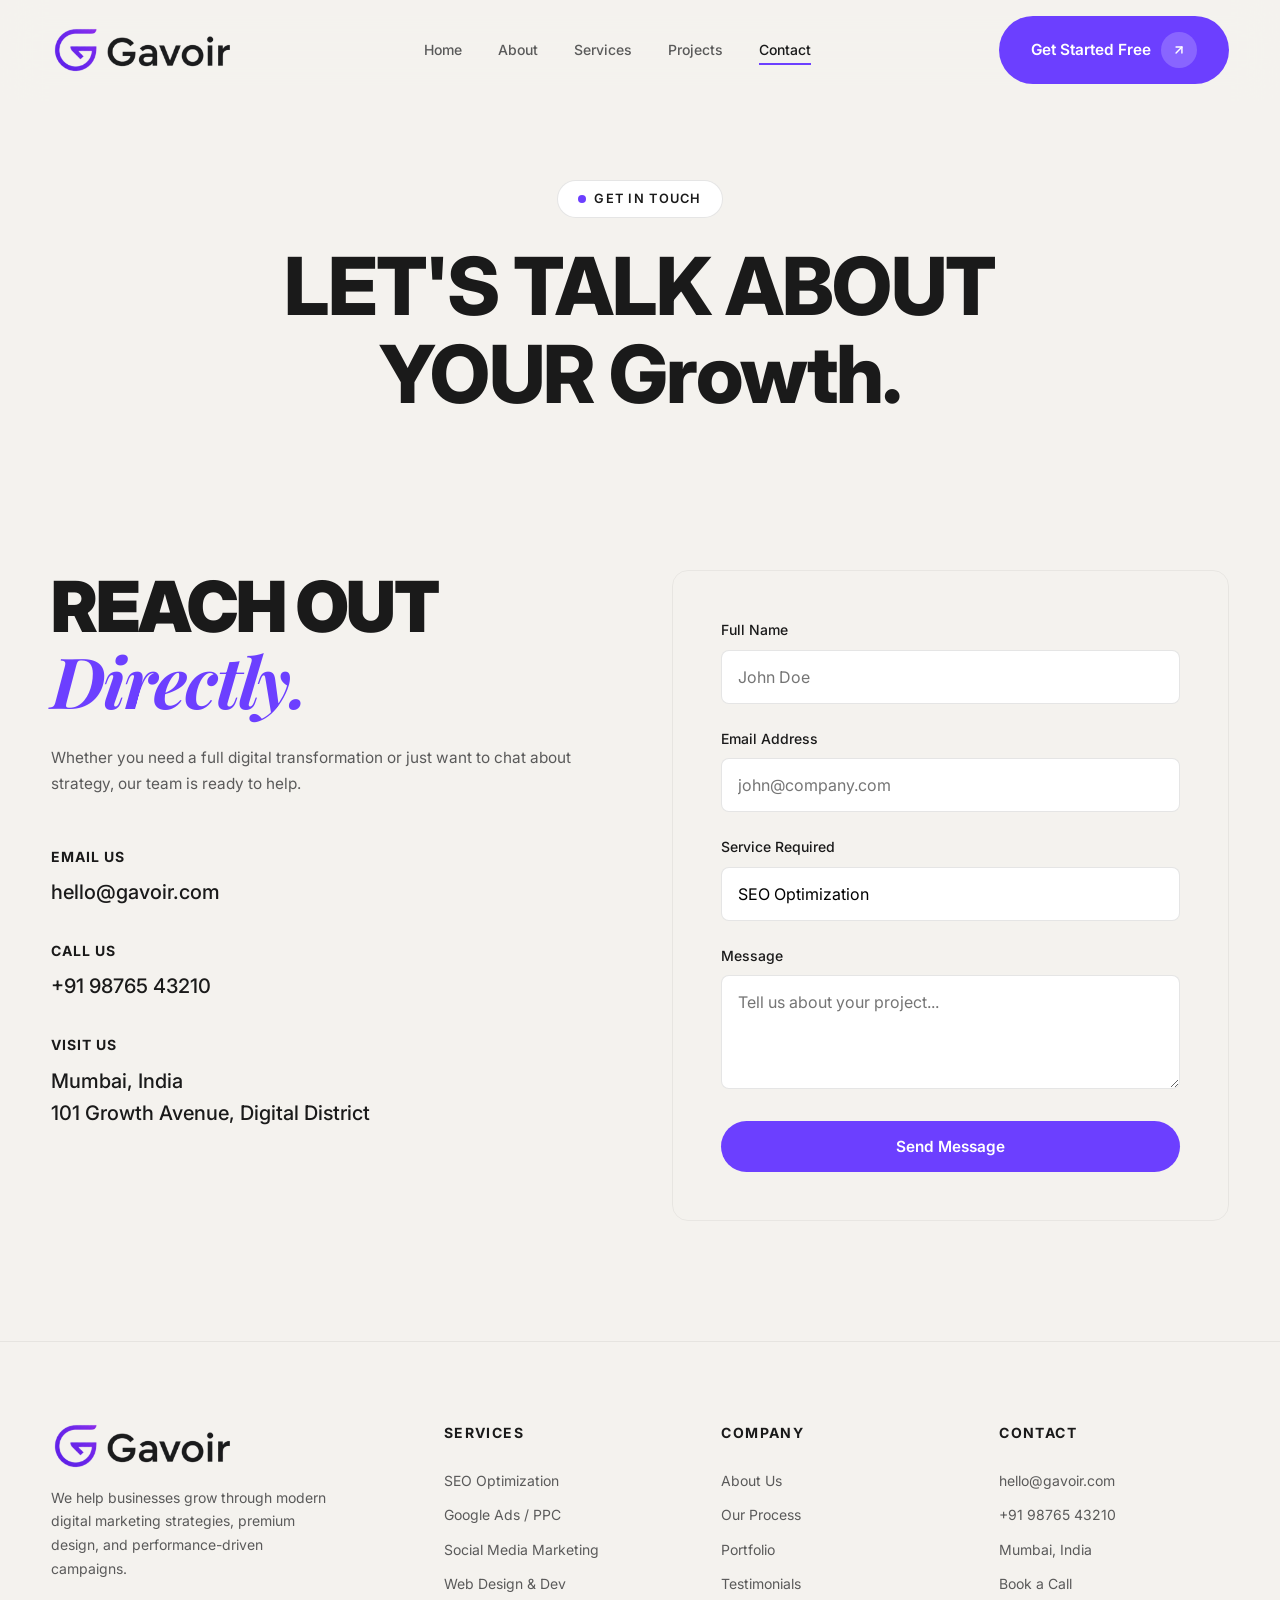
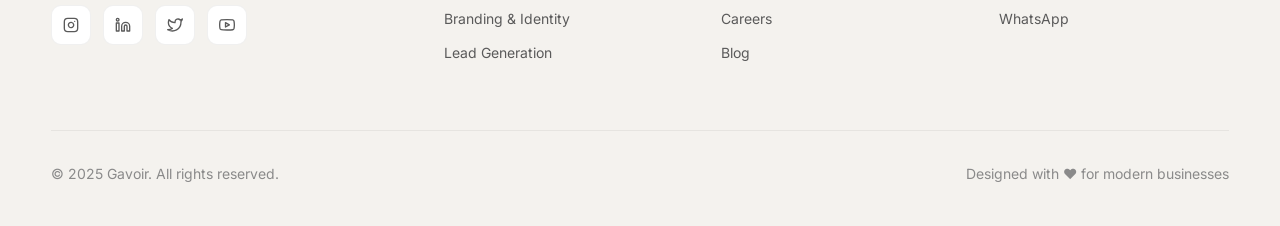
<file: contact.html>
<!DOCTYPE html>
<html lang="en">
<head>
  <meta charset="UTF-8">
  <meta name="viewport" content="width=device-width, initial-scale=1.0">
  <title>Contact Us | Gavoir — Book a Free Strategy Call</title>
  <meta name="description" content="Get in touch with Gavoir. Book a free strategy call, request a quote, or reach out via email and phone. Based in Mumbai, India, serving clients worldwide.">
  <meta name="keywords" content="contact Gavoir, book strategy call, digital marketing consultation, marketing agency contact, Mumbai marketing agency">
  <meta name="author" content="Gavoir">
  <meta name="robots" content="index, follow">
  <link rel="canonical" href="https://gavoir.com/contact.html">
  <link rel="icon" type="image/png" href="images/gavior-favicon.png">
  <link rel="apple-touch-icon" href="images/gavior-favicon.png">

  <!-- Open Graph -->
  <meta property="og:type" content="website">
  <meta property="og:url" content="https://gavoir.com/contact.html">
  <meta property="og:title" content="Contact Us | Gavoir — Book a Free Strategy Call">
  <meta property="og:description" content="Get in touch with Gavoir. Book a free strategy call, request a quote, or reach out via email and phone.">
  <meta property="og:image" content="https://gavoir.com/images/gavior-logo.png">
  <meta property="og:site_name" content="Gavoir">

  <!-- Twitter / X -->
  <meta name="twitter:card" content="summary_large_image">
  <meta name="twitter:title" content="Contact Us | Gavoir">
  <meta name="twitter:description" content="Get in touch with Gavoir. Book a free strategy call, request a quote, or reach out via email and phone.">
  <meta name="twitter:image" content="https://gavoir.com/images/gavior-logo.png">

  <link rel="stylesheet" href="style.css?v=5">

  <!-- Structured Data: ContactPage -->
  <script type="application/ld+json">
  {
    "@context": "https://schema.org",
    "@type": "ContactPage",
    "name": "Contact Gavoir",
    "description": "Get in touch with Gavoir. Book a free strategy call, request a quote, or reach out via email and phone.",
    "url": "https://gavoir.com/contact.html",
    "mainEntity": {
      "@type": "Organization",
      "name": "Gavoir",
      "url": "https://gavoir.com",
      "telephone": "+91-98765-43210",
      "email": "hello@gavoir.com",
      "address": {
        "@type": "PostalAddress",
        "addressLocality": "Mumbai",
        "addressCountry": "IN"
      }
    }
  }
  </script>
</head>
<body>

  <!-- ===== HEADER ===== -->
  <header class="header" id="header">
    <div class="container">
      <a href="index.html" class="logo">
        <img src="images/gavior-logo.png" alt="Gavoir Logo" class="logo-img">
      </a>

      <nav class="nav-links" id="navLinks">
        <a href="index.html">Home</a>
        <a href="about.html">About</a>
        <a href="services.html">Services</a>
        <a href="projects.html">Projects</a>
        <a href="contact.html" class="active">Contact</a>
      </nav>

      <div class="header-cta">
        <a href="contact.html" class="btn btn-primary" id="headerCta">
          Get Started Free
          <span class="btn-arrow">
            <svg width="14" height="14" viewBox="0 0 24 24" fill="none" stroke="currentColor" stroke-width="2.5" stroke-linecap="round" stroke-linejoin="round"><path d="M7 17L17 7"/><path d="M7 7h10v10"/></svg>
          </span>
        </a>
        <button class="mobile-toggle" id="mobileToggle" aria-label="Open menu">
          <span></span>
          <span></span>
          <span></span>
        </button>
      </div>
    </div>
  </header>

  <!-- ===== MOBILE MENU ===== -->
  <div class="mobile-menu" id="mobileMenu">
    <div class="mobile-menu-close" id="mobileClose">✕</div>
    <a href="index.html">Home</a>
    <a href="about.html">About</a>
    <a href="services.html">Services</a>
    <a href="projects.html">Projects</a>
    <a href="contact.html" class="active">Contact</a>
    <a href="contact.html" class="btn btn-primary">Get Started</a>
  </div>

  <!-- ===== PAGE HERO ===== -->
  <section class="hero page-hero" id="hero">
    <div class="container">
      <div class="hero-content reveal" style="max-width: 800px; margin: 0 auto; text-align: center;">
        <div class="section-badge" style="margin: 0 auto 24px;">Get In Touch</div>
        <h1 class="page-title">
          LET'S TALK ABOUT YOUR <span class="italic">Growth.</span>
        </h1>
      </div>
    </div>
  </section>

  <!-- ===== CONTACT FORM ===== -->
  <section class="contact-form-section" id="contact" style="padding-bottom: 120px;">
    <div class="container">
      <div class="contact-grid">
        
        <div class="contact-info reveal">
          <h2 class="section-title" style="margin-bottom: 24px;">REACH OUT <span class="italic">Directly.</span></h2>
          <p class="section-subtitle" style="margin-bottom: 48px;">Whether you need a full digital transformation or just want to chat about strategy, our team is ready to help.</p>
          
          <div style="display: flex; flex-direction: column; gap: 32px;">
            <div>
              <h4 style="font-size: 14px; text-transform: uppercase; letter-spacing: 1px; color: var(--text-muted); margin-bottom: 8px;">Email Us</h4>
              <a href="mailto:hello@gavoir.com" style="font-size: 20px; font-weight: 500; text-decoration: none;">hello@gavoir.com</a>
            </div>
            <div>
              <h4 style="font-size: 14px; text-transform: uppercase; letter-spacing: 1px; color: var(--text-muted); margin-bottom: 8px;">Call Us</h4>
              <a href="tel:+919876543210" style="font-size: 20px; font-weight: 500; text-decoration: none;">+91 98765 43210</a>
            </div>
            <div>
              <h4 style="font-size: 14px; text-transform: uppercase; letter-spacing: 1px; color: var(--text-muted); margin-bottom: 8px;">Visit Us</h4>
              <p style="font-size: 20px; font-weight: 500;">Mumbai, India<br>101 Growth Avenue, Digital District</p>
            </div>
          </div>
        </div>

        <div class="contact-form-card reveal">
          <form style="display: flex; flex-direction: column; gap: 24px;">
            <div>
              <label for="name" style="display: block; margin-bottom: 8px; font-size: 14px; font-weight: 500;">Full Name</label>
              <input type="text" id="name" placeholder="John Doe" style="width: 100%; padding: 16px; border: 1px solid rgba(0,0,0,0.1); border-radius: 8px; background: white; font-family: inherit; font-size: 16px;">
            </div>
            <div>
              <label for="email" style="display: block; margin-bottom: 8px; font-size: 14px; font-weight: 500;">Email Address</label>
              <input type="email" id="email" placeholder="john@company.com" style="width: 100%; padding: 16px; border: 1px solid rgba(0,0,0,0.1); border-radius: 8px; background: white; font-family: inherit; font-size: 16px;">
            </div>
            <div>
              <label for="service" style="display: block; margin-bottom: 8px; font-size: 14px; font-weight: 500;">Service Required</label>
              <select id="service" style="width: 100%; padding: 16px; border: 1px solid rgba(0,0,0,0.1); border-radius: 8px; background: white; font-family: inherit; font-size: 16px; appearance: none;">
                <option>SEO Optimization</option>
                <option>Google Ads</option>
                <option>Web Design</option>
                <option>Branding</option>
                <option>Other</option>
              </select>
            </div>
            <div>
              <label for="message" style="display: block; margin-bottom: 8px; font-size: 14px; font-weight: 500;">Message</label>
              <textarea id="message" rows="4" placeholder="Tell us about your project..." style="width: 100%; padding: 16px; border: 1px solid rgba(0,0,0,0.1); border-radius: 8px; background: white; font-family: inherit; font-size: 16px; resize: vertical;"></textarea>
            </div>
            <button type="submit" class="btn btn-primary" style="width: 100%; justify-content: center;">Send Message</button>
          </form>
        </div>

      </div>
    </div>
  </section>

  <!-- ===== FOOTER ===== -->
  <footer class="footer" id="footer">
    <div class="container">
      <div class="footer-grid">
        <div class="footer-brand">
          <a href="index.html" class="logo">
            <img src="images/gavior-logo.png" alt="Gavoir Logo" class="logo-img">
          </a>
          <p>We help businesses grow through modern digital marketing strategies, premium design, and performance-driven campaigns.</p>
          <div class="footer-social">
            <a href="#" aria-label="Instagram">
              <svg width="16" height="16" viewBox="0 0 24 24" fill="none" stroke="currentColor" stroke-width="2" stroke-linecap="round" stroke-linejoin="round"><rect x="2" y="2" width="20" height="20" rx="5" ry="5"/><path d="M16 11.37A4 4 0 1 1 12.63 8 4 4 0 0 1 16 11.37z"/><line x1="17.5" y1="6.5" x2="17.51" y2="6.5"/></svg>
            </a>
            <a href="#" aria-label="LinkedIn">
              <svg width="16" height="16" viewBox="0 0 24 24" fill="none" stroke="currentColor" stroke-width="2" stroke-linecap="round" stroke-linejoin="round"><path d="M16 8a6 6 0 0 1 6 6v7h-4v-7a2 2 0 0 0-2-2 2 2 0 0 0-2 2v7h-4v-7a6 6 0 0 1 6-6z"/><rect x="2" y="9" width="4" height="12"/><circle cx="4" cy="4" r="2"/></svg>
            </a>
            <a href="#" aria-label="Twitter">
              <svg width="16" height="16" viewBox="0 0 24 24" fill="none" stroke="currentColor" stroke-width="2" stroke-linecap="round" stroke-linejoin="round"><path d="M23 3a10.9 10.9 0 0 1-3.14 1.53 4.48 4.48 0 0 0-7.86 3v1A10.66 10.66 0 0 1 3 4s-4 9 5 13a11.64 11.64 0 0 1-7 2c9 5 20 0 20-11.5a4.5 4.5 0 0 0-.08-.83A7.72 7.72 0 0 0 23 3z"/></svg>
            </a>
            <a href="#" aria-label="YouTube">
              <svg width="16" height="16" viewBox="0 0 24 24" fill="none" stroke="currentColor" stroke-width="2" stroke-linecap="round" stroke-linejoin="round"><path d="M22.54 6.42a2.78 2.78 0 0 0-1.94-2C18.88 4 12 4 12 4s-6.88 0-8.6.46a2.78 2.78 0 0 0-1.94 2A29 29 0 0 0 1 11.75a29 29 0 0 0 .46 5.33A2.78 2.78 0 0 0 3.4 19.1c1.72.46 8.6.46 8.6.46s6.88 0 8.6-.46a2.78 2.78 0 0 0 1.94-2 29 29 0 0 0 .46-5.25 29 29 0 0 0-.46-5.33z"/><polygon points="9.75 15.02 15.5 11.75 9.75 8.48 9.75 15.02"/></svg>
            </a>
          </div>
        </div>

        <div class="footer-column">
          <h4>Services</h4>
          <a href="services.html">SEO Optimization</a>
          <a href="services.html">Google Ads / PPC</a>
          <a href="services.html">Social Media Marketing</a>
          <a href="services.html">Web Design &amp; Dev</a>
          <a href="services.html">Branding &amp; Identity</a>
          <a href="services.html">Lead Generation</a>
        </div>

        <div class="footer-column">
          <h4>Company</h4>
          <a href="about.html">About Us</a>
          <a href="about.html#process">Our Process</a>
          <a href="projects.html">Portfolio</a>
          <a href="index.html#testimonials">Testimonials</a>
          <a href="#">Careers</a>
          <a href="#">Blog</a>
        </div>

        <div class="footer-column">
          <h4>Contact</h4>
          <a href="mailto:hello@gavoir.com">hello@gavoir.com</a>
          <a href="tel:+919876543210">+91 98765 43210</a>
          <a href="contact.html">Mumbai, India</a>
          <a href="contact.html">Book a Call</a>
          <a href="contact.html">WhatsApp</a>
        </div>
      </div>

      <div class="footer-bottom">
        <p>© 2025 Gavoir. All rights reserved.</p>
        <p>Designed with ❤️ for modern businesses</p>
      </div>
    </div>
  </footer>

  <script src="script.js"></script>
</body>
</html>
</file>
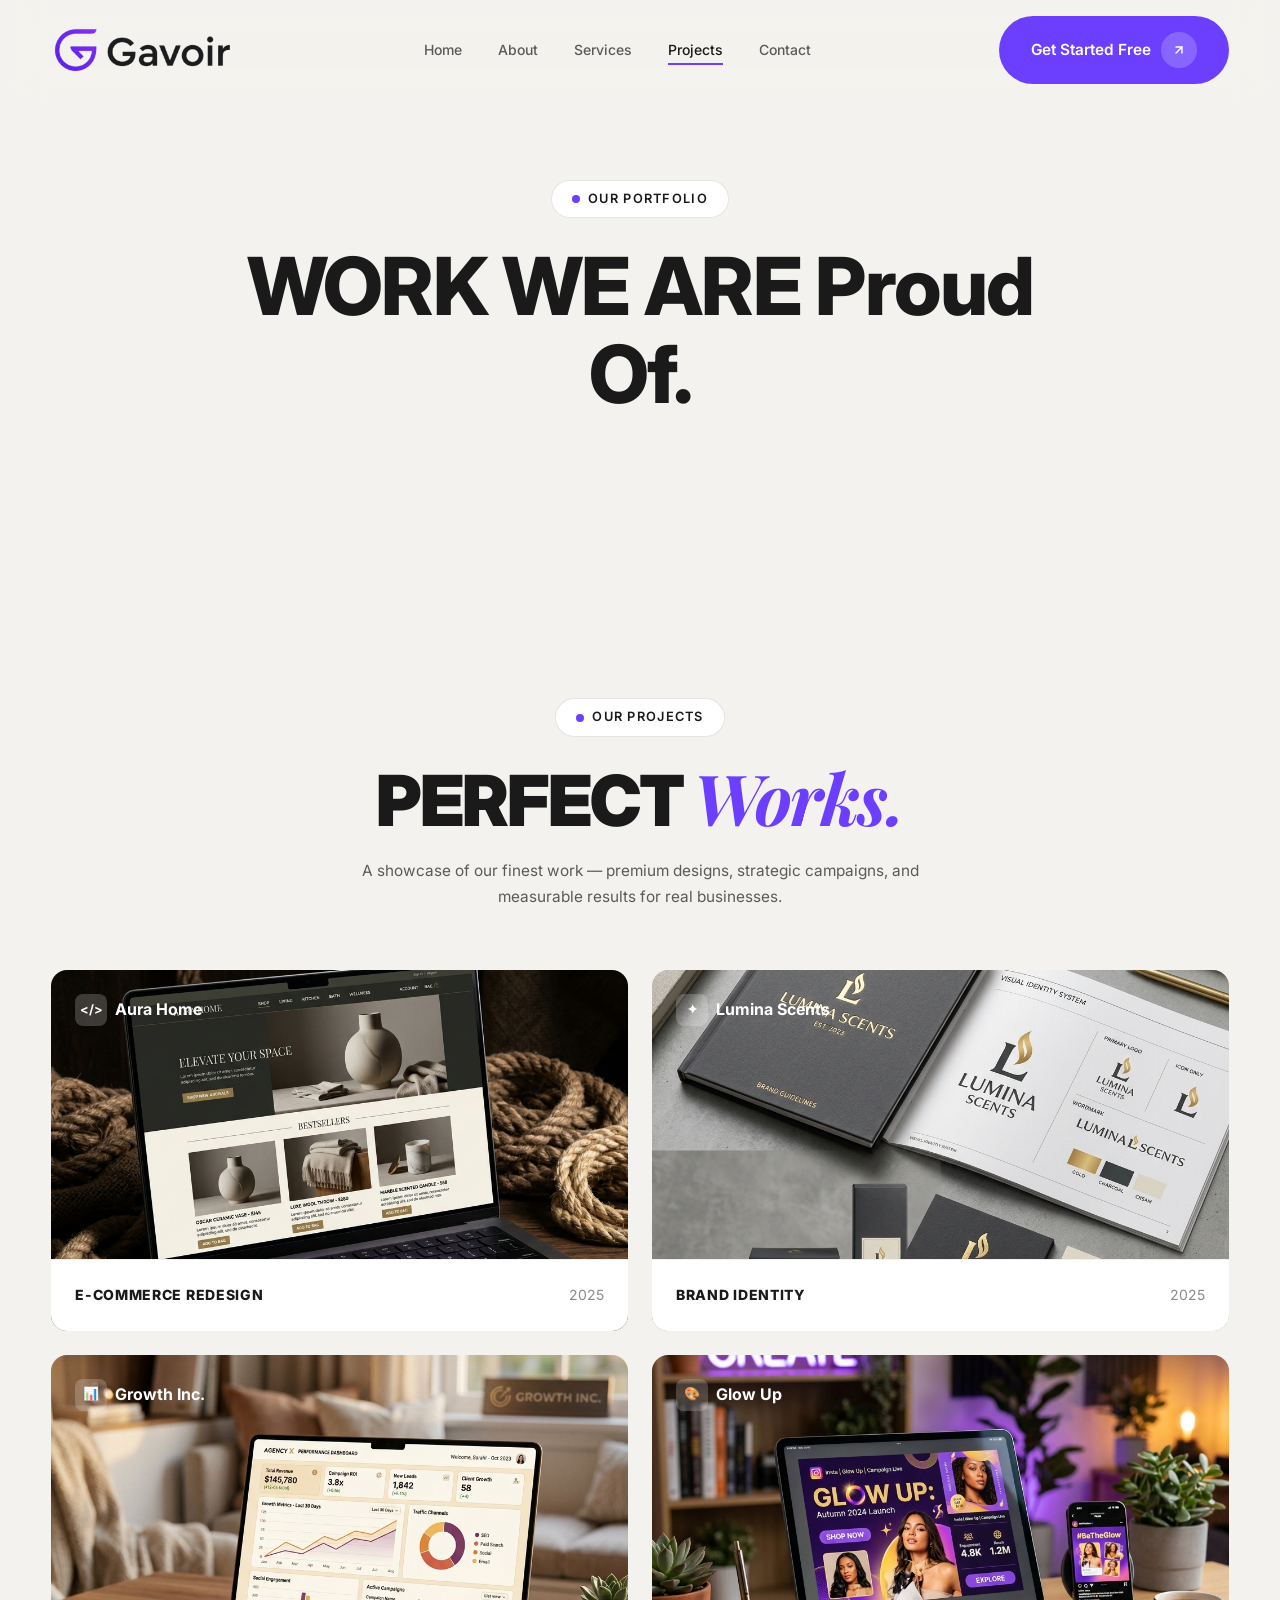
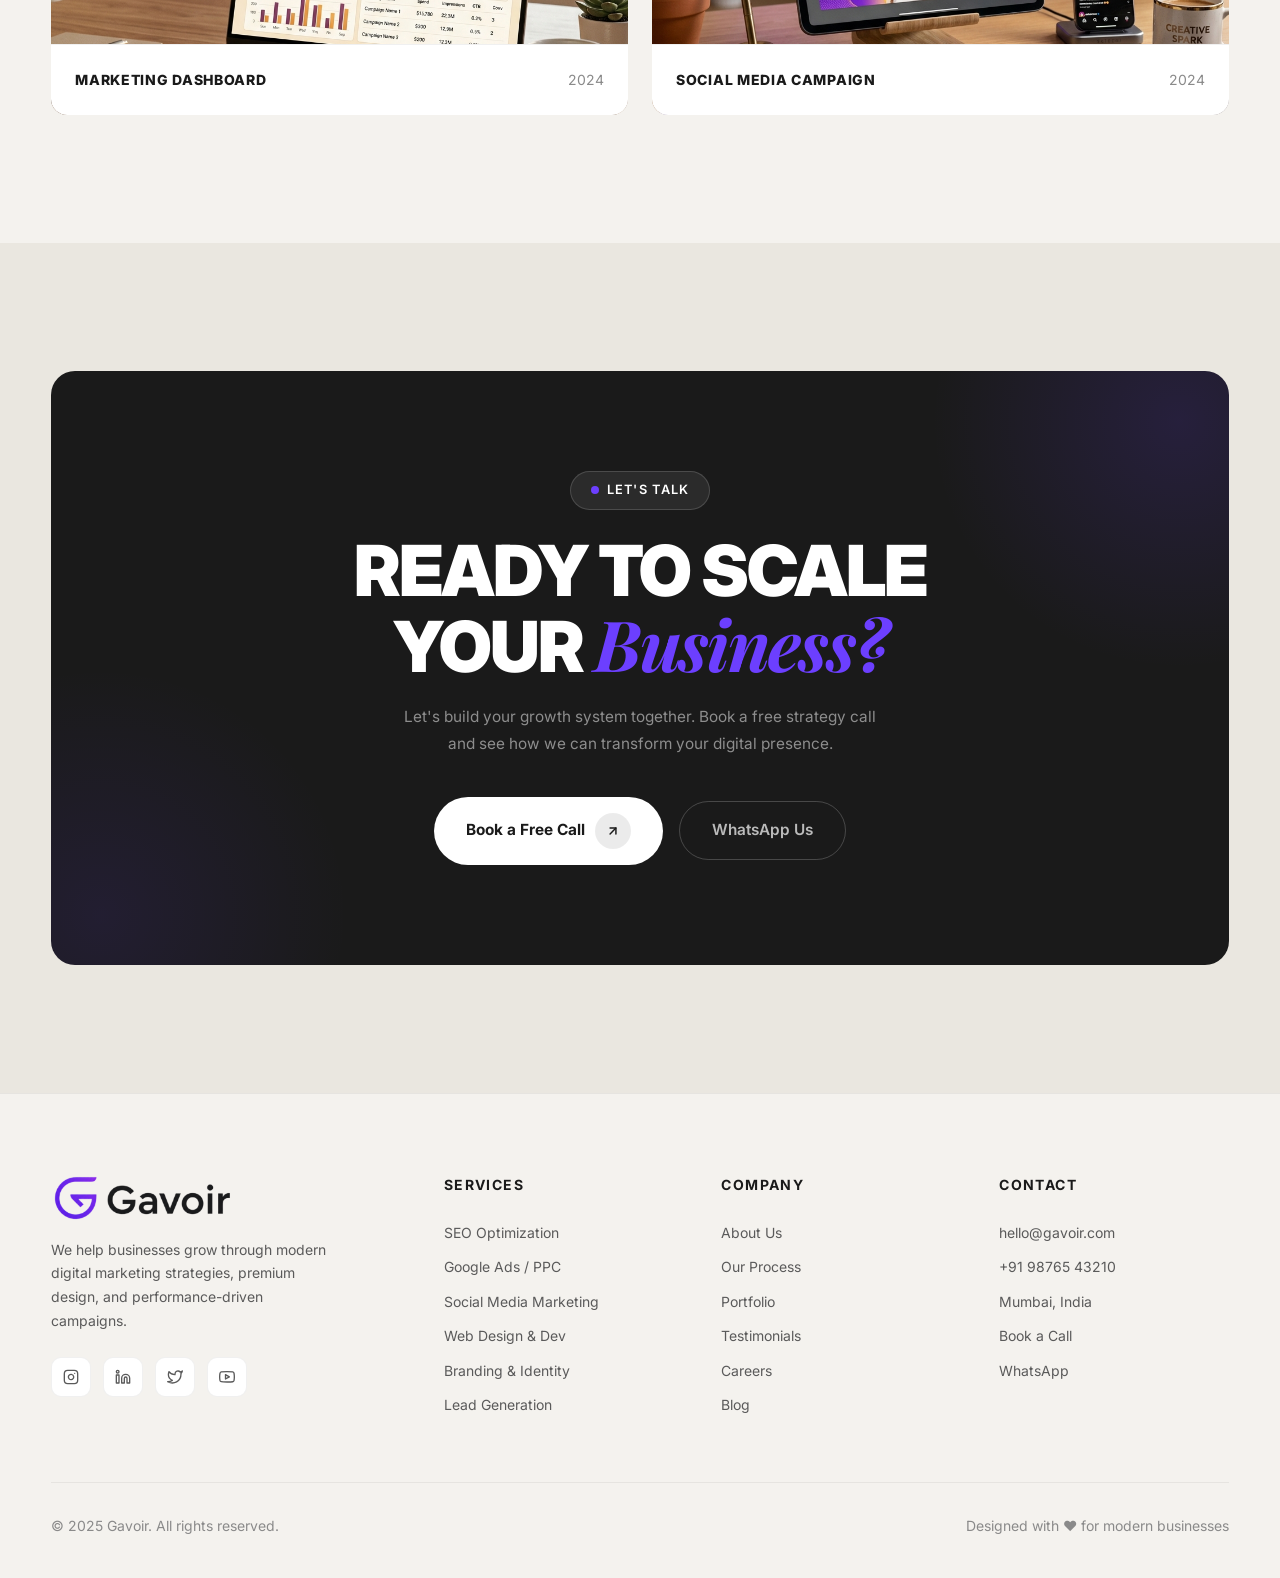
<file: projects.html>
<!DOCTYPE html>
<html lang="en">
<head>
  <meta charset="UTF-8">
  <meta name="viewport" content="width=device-width, initial-scale=1.0">
  <title>Our Work | Gavoir — Portfolio & Case Studies</title>
  <meta name="description" content="See Gavoir's portfolio of premium website designs, branding projects, and successful digital marketing campaigns for real businesses.">
  <meta name="keywords" content="Gavoir portfolio, marketing case studies, web design portfolio, branding projects, digital marketing results">
  <meta name="author" content="Gavoir">
  <meta name="robots" content="index, follow">
  <link rel="canonical" href="https://gavoir.com/projects.html">
  <link rel="icon" type="image/png" href="images/gavior-favicon.png">
  <link rel="apple-touch-icon" href="images/gavior-favicon.png">

  <!-- Open Graph -->
  <meta property="og:type" content="website">
  <meta property="og:url" content="https://gavoir.com/projects.html">
  <meta property="og:title" content="Our Work | Gavoir — Portfolio & Case Studies">
  <meta property="og:description" content="See Gavoir's portfolio of premium website designs, branding projects, and successful digital marketing campaigns.">
  <meta property="og:image" content="https://gavoir.com/images/gavior-logo.png">
  <meta property="og:site_name" content="Gavoir">

  <!-- Twitter / X -->
  <meta name="twitter:card" content="summary_large_image">
  <meta name="twitter:title" content="Our Work | Gavoir">
  <meta name="twitter:description" content="See Gavoir's portfolio of premium website designs, branding projects, and successful digital marketing campaigns.">
  <meta name="twitter:image" content="https://gavoir.com/images/gavior-logo.png">

  <link rel="stylesheet" href="style.css?v=5">

  <!-- Structured Data: CollectionPage -->
  <script type="application/ld+json">
  {
    "@context": "https://schema.org",
    "@type": "CollectionPage",
    "name": "Gavoir Portfolio",
    "description": "A showcase of Gavoir's premium website designs, branding projects, and successful digital marketing campaigns.",
    "url": "https://gavoir.com/projects.html",
    "mainEntity": {
      "@type": "Organization",
      "name": "Gavoir",
      "url": "https://gavoir.com"
    }
  }
  </script>
</head>
<body>

  <!-- ===== HEADER ===== -->
  <header class="header" id="header">
    <div class="container">
      <a href="index.html" class="logo">
        <img src="images/gavior-logo.png" alt="Gavoir Logo" class="logo-img">
      </a>

      <nav class="nav-links" id="navLinks">
        <a href="index.html">Home</a>
        <a href="about.html">About</a>
        <a href="services.html">Services</a>
        <a href="projects.html" class="active">Projects</a>
        <a href="contact.html">Contact</a>
      </nav>

      <div class="header-cta">
        <a href="contact.html" class="btn btn-primary" id="headerCta">
          Get Started Free
          <span class="btn-arrow">
            <svg width="14" height="14" viewBox="0 0 24 24" fill="none" stroke="currentColor" stroke-width="2.5" stroke-linecap="round" stroke-linejoin="round"><path d="M7 17L17 7"/><path d="M7 7h10v10"/></svg>
          </span>
        </a>
        <button class="mobile-toggle" id="mobileToggle" aria-label="Open menu">
          <span></span>
          <span></span>
          <span></span>
        </button>
      </div>
    </div>
  </header>

  <!-- ===== MOBILE MENU ===== -->
  <div class="mobile-menu" id="mobileMenu">
    <div class="mobile-menu-close" id="mobileClose">✕</div>
    <a href="index.html">Home</a>
    <a href="about.html">About</a>
    <a href="services.html">Services</a>
    <a href="projects.html">Projects</a>
    <a href="contact.html">Contact</a>
    <a href="contact.html" class="btn btn-primary">Get Started</a>
  </div>

  <!-- ===== PAGE HERO ===== -->
  <section class="hero page-hero" id="hero">
    <div class="container">
      <div class="hero-content reveal" style="max-width: 800px; margin: 0 auto; text-align: center;">
        <div class="section-badge" style="margin: 0 auto 24px;">Our Portfolio</div>
        <h1 class="page-title">
          WORK WE ARE <span class="italic">Proud Of.</span>
        </h1>
      </div>
    </div>
  </section>

  <!-- ===== PROJECTS / PORTFOLIO ===== -->
  <section class="projects-section" id="projects">
    <div class="container">
      <div class="projects-header reveal">
        <div class="section-badge">Our Projects</div>
        <h2 class="section-title">PERFECT <span class="italic">Works.</span></h2>
        <p class="section-subtitle">A showcase of our finest work — premium designs, strategic campaigns, and measurable results for real businesses.</p>
      </div>

      <div class="projects-grid">
        <div class="project-card reveal" id="project-1">
          <img src="images/project-1.png" alt="E-commerce website design project">
          <div class="project-overlay"></div>
          <div class="project-logo">
            <div class="project-logo-icon">&lt;/&gt;</div>
            Aura Home
          </div>
          <div class="project-info">
            <span class="project-info-name">E-COMMERCE REDESIGN</span>
            <span class="project-info-year">2025</span>
          </div>
        </div>
        <div class="project-card reveal" id="project-2">
          <img src="images/project-2.png" alt="Brand identity design project">
          <div class="project-overlay"></div>
          <div class="project-logo">
            <div class="project-logo-icon">✦</div>
            Lumina Scents
          </div>
          <div class="project-info">
            <span class="project-info-name">BRAND IDENTITY</span>
            <span class="project-info-year">2025</span>
          </div>
        </div>
        <div class="project-card reveal" id="project-3">
          <img src="images/hero-center.png" alt="Digital marketing dashboard project">
          <div class="project-overlay"></div>
          <div class="project-logo">
            <div class="project-logo-icon">📊</div>
            Growth Inc.
          </div>
          <div class="project-info">
            <span class="project-info-name">MARKETING DASHBOARD</span>
            <span class="project-info-year">2024</span>
          </div>
        </div>
        <div class="project-card reveal" id="project-4">
          <img src="images/hero-right.png" alt="Social media campaign project">
          <div class="project-overlay"></div>
          <div class="project-logo">
            <div class="project-logo-icon">🎨</div>
            Glow Up
          </div>
          <div class="project-info">
            <span class="project-info-name">SOCIAL MEDIA CAMPAIGN</span>
            <span class="project-info-year">2024</span>
          </div>
        </div>
      </div>
    </div>
  </section>





  <!-- ===== CTA SECTION ===== -->
  <section class="cta-section" id="cta">
    <div class="container">
      <div class="cta-inner reveal">
        <div class="section-badge">Let's Talk</div>
        <h2 class="section-title">READY TO SCALE YOUR <span class="italic">Business?</span></h2>
        <p class="section-subtitle">Let's build your growth system together. Book a free strategy call and see how we can transform your digital presence.</p>
        <div class="cta-buttons">
          <a href="contact.html" class="btn btn-white" id="ctaBookCall">
            Book a Free Call
            <span class="btn-arrow">
              <svg width="14" height="14" viewBox="0 0 24 24" fill="none" stroke="currentColor" stroke-width="2.5" stroke-linecap="round" stroke-linejoin="round"><path d="M7 17L17 7"/><path d="M7 7h10v10"/></svg>
            </span>
          </a>
          <a href="#" class="btn btn-ghost" id="ctaWhatsApp">
            WhatsApp Us
          </a>
        </div>
      </div>
    </div>
  </section>

  <!-- ===== FOOTER ===== -->
  <footer class="footer" id="footer">
    <div class="container">
      <div class="footer-grid">
        <div class="footer-brand">
          <a href="index.html" class="logo">
            <img src="images/gavior-logo.png" alt="Gavoir Logo" class="logo-img">
          </a>
          <p>We help businesses grow through modern digital marketing strategies, premium design, and performance-driven campaigns.</p>
          <div class="footer-social">
            <a href="#" aria-label="Instagram">
              <svg width="16" height="16" viewBox="0 0 24 24" fill="none" stroke="currentColor" stroke-width="2" stroke-linecap="round" stroke-linejoin="round"><rect x="2" y="2" width="20" height="20" rx="5" ry="5"/><path d="M16 11.37A4 4 0 1 1 12.63 8 4 4 0 0 1 16 11.37z"/><line x1="17.5" y1="6.5" x2="17.51" y2="6.5"/></svg>
            </a>
            <a href="#" aria-label="LinkedIn">
              <svg width="16" height="16" viewBox="0 0 24 24" fill="none" stroke="currentColor" stroke-width="2" stroke-linecap="round" stroke-linejoin="round"><path d="M16 8a6 6 0 0 1 6 6v7h-4v-7a2 2 0 0 0-2-2 2 2 0 0 0-2 2v7h-4v-7a6 6 0 0 1 6-6z"/><rect x="2" y="9" width="4" height="12"/><circle cx="4" cy="4" r="2"/></svg>
            </a>
            <a href="#" aria-label="Twitter">
              <svg width="16" height="16" viewBox="0 0 24 24" fill="none" stroke="currentColor" stroke-width="2" stroke-linecap="round" stroke-linejoin="round"><path d="M23 3a10.9 10.9 0 0 1-3.14 1.53 4.48 4.48 0 0 0-7.86 3v1A10.66 10.66 0 0 1 3 4s-4 9 5 13a11.64 11.64 0 0 1-7 2c9 5 20 0 20-11.5a4.5 4.5 0 0 0-.08-.83A7.72 7.72 0 0 0 23 3z"/></svg>
            </a>
            <a href="#" aria-label="YouTube">
              <svg width="16" height="16" viewBox="0 0 24 24" fill="none" stroke="currentColor" stroke-width="2" stroke-linecap="round" stroke-linejoin="round"><path d="M22.54 6.42a2.78 2.78 0 0 0-1.94-2C18.88 4 12 4 12 4s-6.88 0-8.6.46a2.78 2.78 0 0 0-1.94 2A29 29 0 0 0 1 11.75a29 29 0 0 0 .46 5.33A2.78 2.78 0 0 0 3.4 19.1c1.72.46 8.6.46 8.6.46s6.88 0 8.6-.46a2.78 2.78 0 0 0 1.94-2 29 29 0 0 0 .46-5.25 29 29 0 0 0-.46-5.33z"/><polygon points="9.75 15.02 15.5 11.75 9.75 8.48 9.75 15.02"/></svg>
            </a>
          </div>
        </div>

        <div class="footer-column">
          <h4>Services</h4>
          <a href="services.html">SEO Optimization</a>
          <a href="services.html">Google Ads / PPC</a>
          <a href="services.html">Social Media Marketing</a>
          <a href="services.html">Web Design & Dev</a>
          <a href="services.html">Branding & Identity</a>
          <a href="services.html">Lead Generation</a>
        </div>

        <div class="footer-column">
          <h4>Company</h4>
          <a href="about.html">About Us</a>
          <a href="about.html#process">Our Process</a>
          <a href="projects.html">Portfolio</a>
          <a href="index.html#testimonials">Testimonials</a>
          <a href="#">Careers</a>
          <a href="#">Blog</a>
        </div>

        <div class="footer-column">
          <h4>Contact</h4>
          <a href="mailto:hello@gavoir.com">hello@gavoir.com</a>
          <a href="tel:+919876543210">+91 98765 43210</a>
          <a href="contact.html">Mumbai, India</a>
          <a href="contact.html">Book a Call</a>
          <a href="contact.html">WhatsApp</a>
        </div>
      </div>

      <div class="footer-bottom">
        <p>© 2025 Gavoir. All rights reserved.</p>
        <p>Designed with ❤️ for modern businesses</p>
      </div>
    </div>
  </footer>

  <script src="script.js"></script>
</body>
</html>
</file>
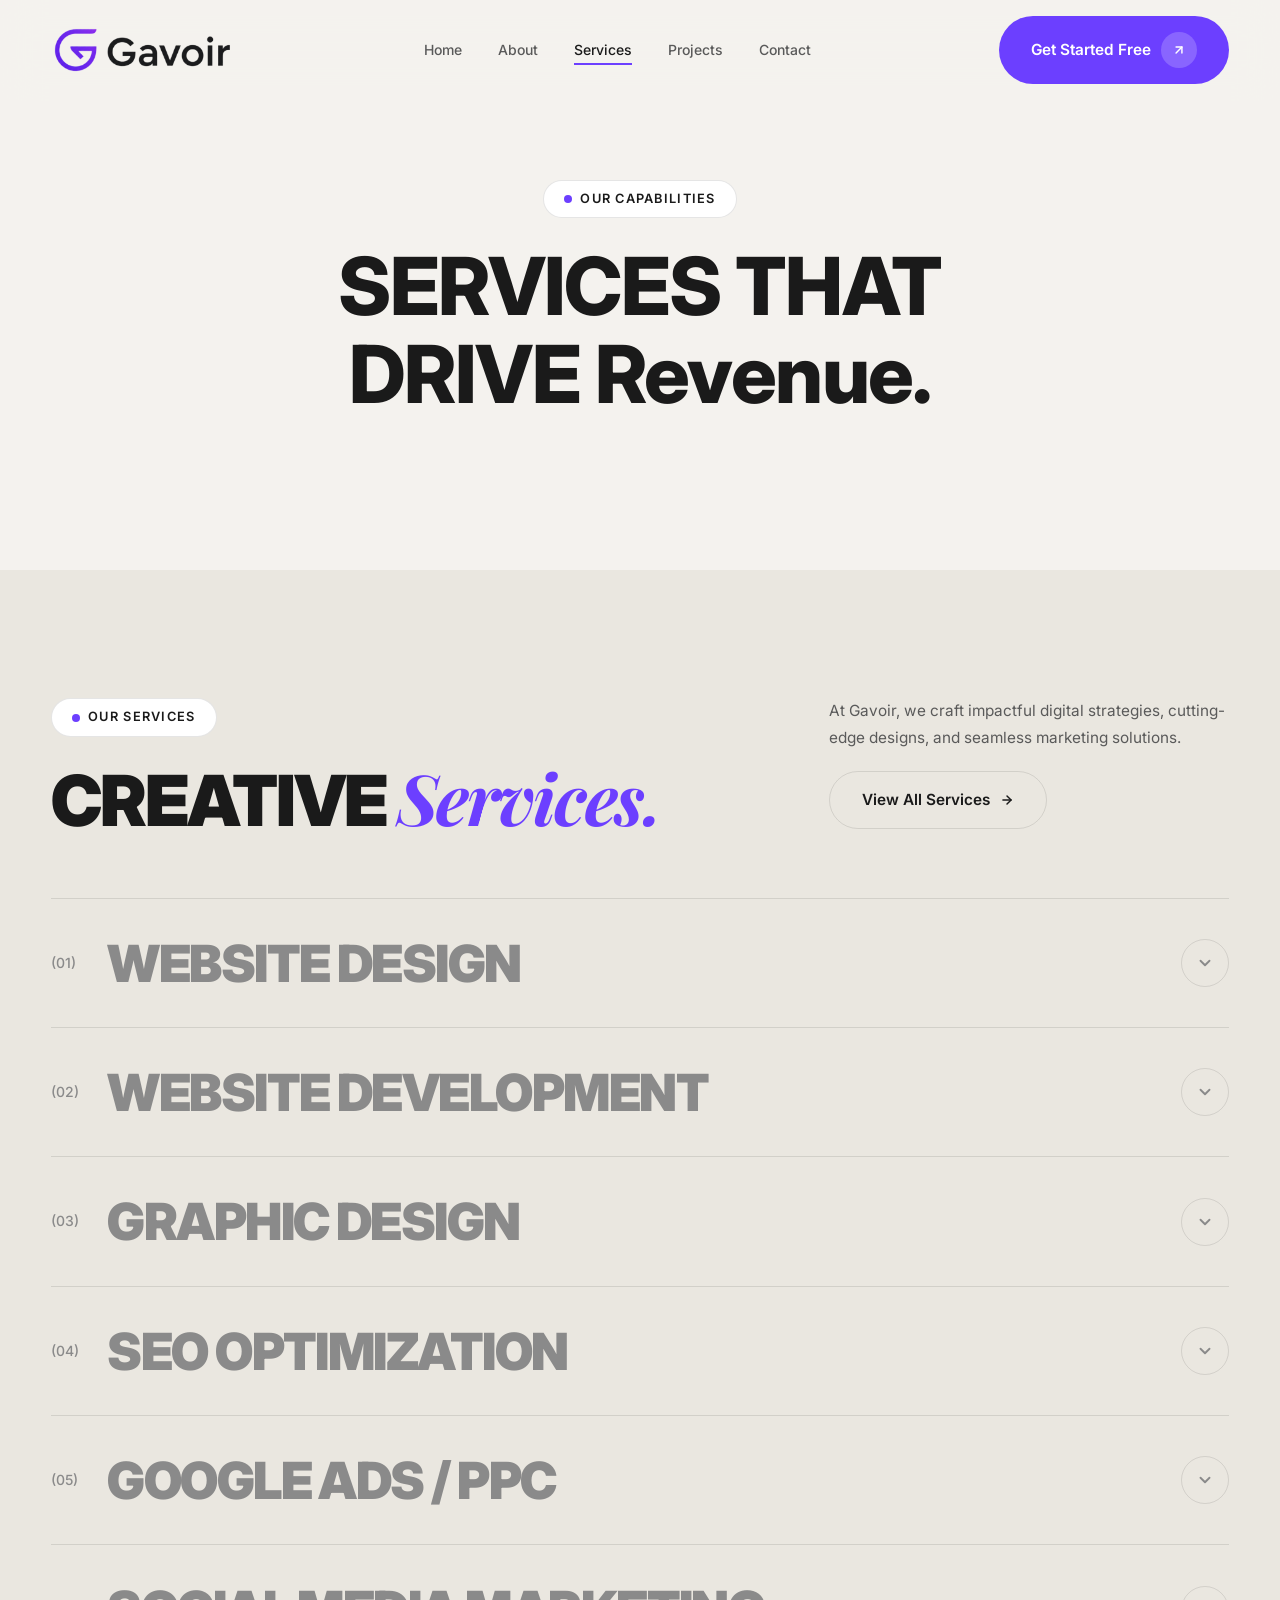
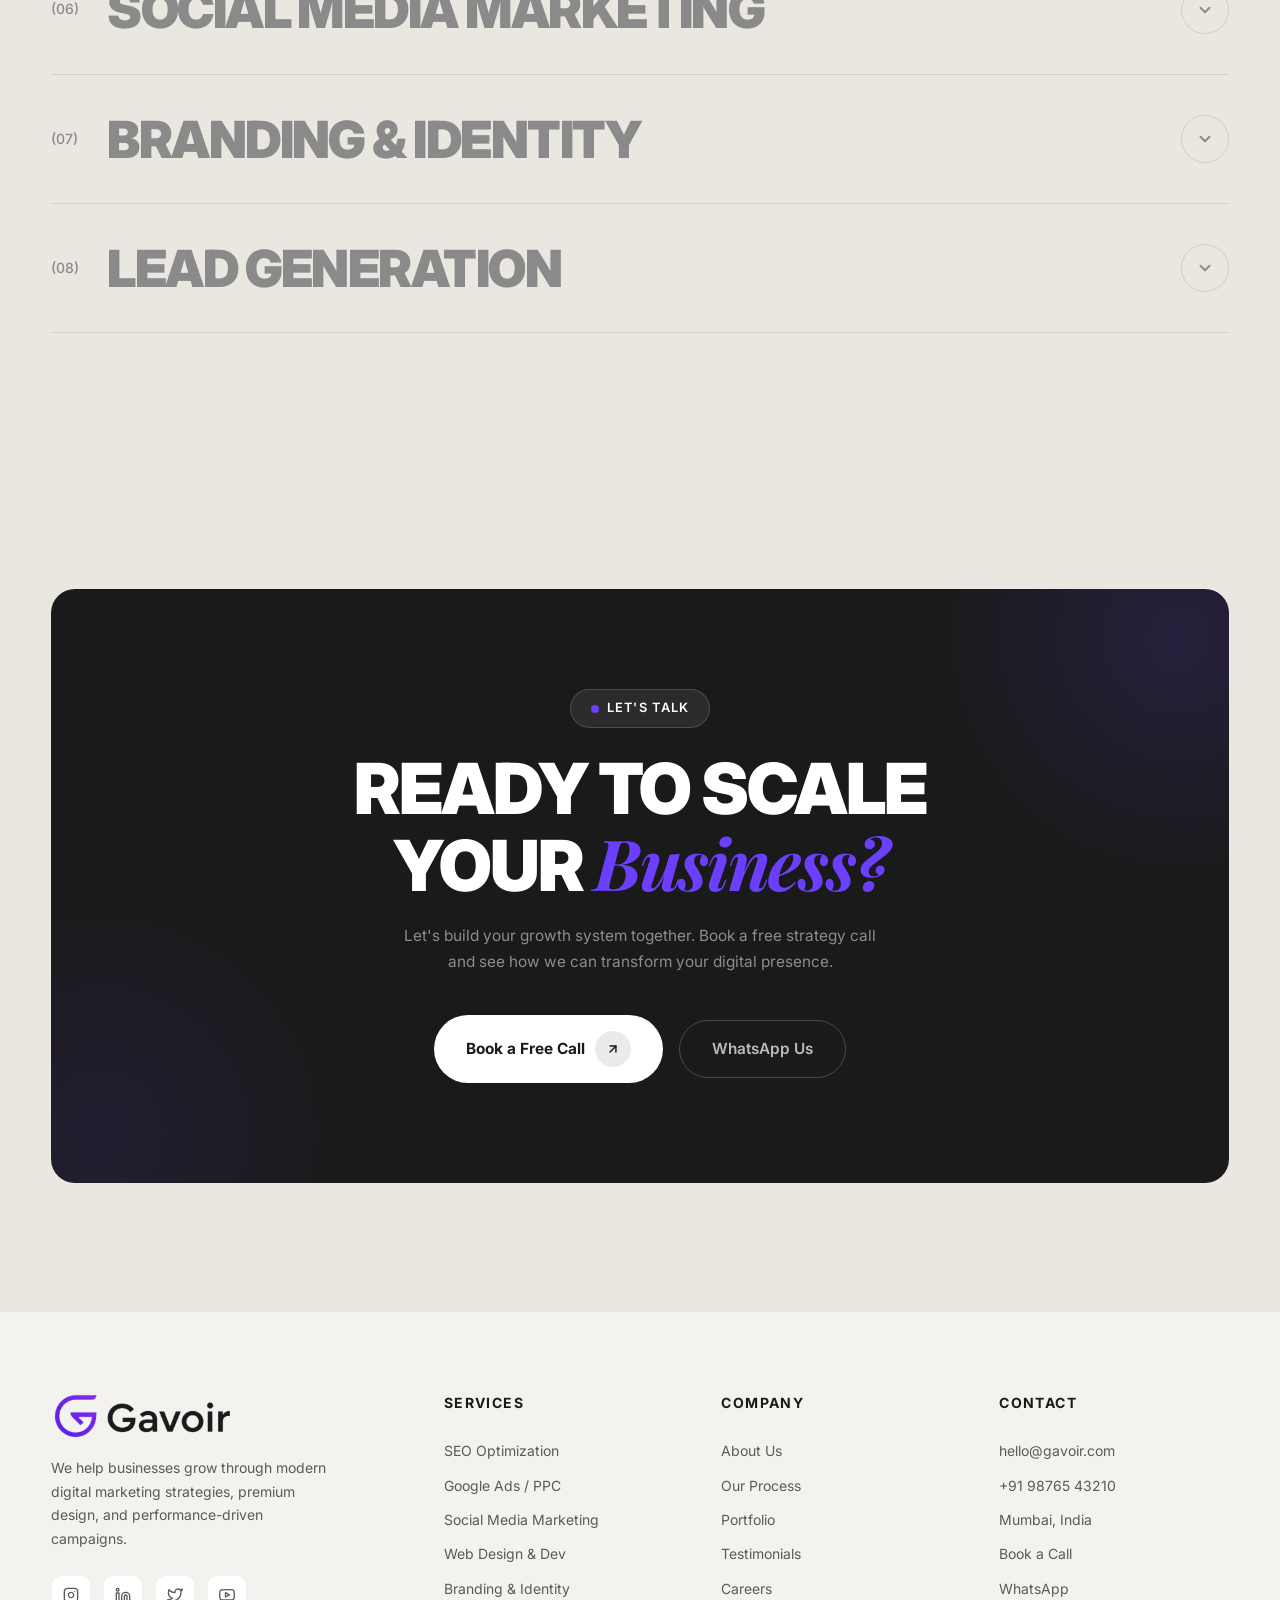
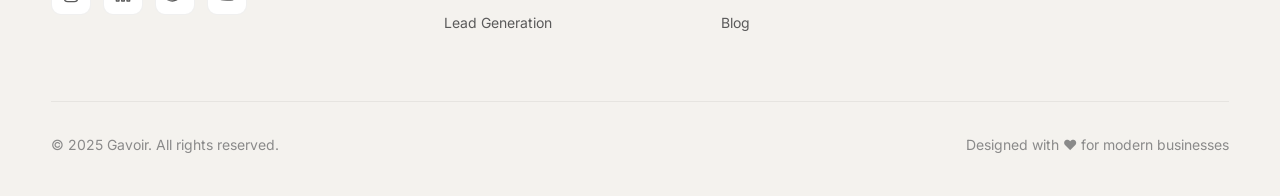
<file: services.html>
<!DOCTYPE html>
<html lang="en">
<head>
  <meta charset="UTF-8">
  <meta name="viewport" content="width=device-width, initial-scale=1.0">
  <title>Our Services | Gavoir — SEO, PPC, Web Design & More</title>
  <meta name="description" content="Explore Gavoir's full range of digital marketing services including SEO optimization, Google Ads, social media marketing, web design, and lead generation.">
  <meta name="keywords" content="SEO services, Google Ads management, PPC agency, social media marketing, web design services, lead generation, digital marketing India">
  <meta name="author" content="Gavoir">
  <meta name="robots" content="index, follow">
  <link rel="canonical" href="https://gavoir.com/services.html">
  <link rel="icon" type="image/png" href="images/gavior-favicon.png">
  <link rel="apple-touch-icon" href="images/gavior-favicon.png">

  <!-- Open Graph -->
  <meta property="og:type" content="website">
  <meta property="og:url" content="https://gavoir.com/services.html">
  <meta property="og:title" content="Our Services | Gavoir — SEO, PPC, Web Design & More">
  <meta property="og:description" content="Explore Gavoir's full range of digital marketing services including SEO, Google Ads, social media, web design, and lead generation.">
  <meta property="og:image" content="https://gavoir.com/images/gavior-logo.png">
  <meta property="og:site_name" content="Gavoir">

  <!-- Twitter / X -->
  <meta name="twitter:card" content="summary_large_image">
  <meta name="twitter:title" content="Our Services | Gavoir">
  <meta name="twitter:description" content="Explore Gavoir's full range of digital marketing services including SEO, Google Ads, social media, web design, and lead generation.">
  <meta name="twitter:image" content="https://gavoir.com/images/gavior-logo.png">

  <link rel="stylesheet" href="style.css?v=5">

  <!-- Structured Data: Service -->
  <script type="application/ld+json">
  {
    "@context": "https://schema.org",
    "@type": "ItemList",
    "name": "Gavoir Digital Marketing Services",
    "url": "https://gavoir.com/services.html",
    "numberOfItems": 6,
    "itemListElement": [
      {"@type": "ListItem", "position": 1, "item": {"@type": "Service", "name": "SEO Optimization", "provider": {"@type": "Organization", "name": "Gavoir"}, "description": "Dominate search rankings with our data-driven SEO strategies. From technical audits to content optimization, we ensure your business gets found."}},
      {"@type": "ListItem", "position": 2, "item": {"@type": "Service", "name": "Google Ads / PPC", "provider": {"@type": "Organization", "name": "Gavoir"}, "description": "Maximize ROI with targeted Google Ads campaigns. We manage your budget, optimize bids, and deliver qualified leads."}},
      {"@type": "ListItem", "position": 3, "item": {"@type": "Service", "name": "Social Media Marketing", "provider": {"@type": "Organization", "name": "Gavoir"}, "description": "Build your brand presence across Instagram, LinkedIn, Facebook, and more with engaging content and strategic campaigns."}},
      {"@type": "ListItem", "position": 4, "item": {"@type": "Service", "name": "Web Design & Development", "provider": {"@type": "Organization", "name": "Gavoir"}, "description": "Premium, responsive websites built for conversions. Modern designs that reflect your brand and drive results."}},
      {"@type": "ListItem", "position": 5, "item": {"@type": "Service", "name": "Branding & Identity", "provider": {"@type": "Organization", "name": "Gavoir"}, "description": "Create a memorable brand identity with custom logos, brand guidelines, and visual design systems."}},
      {"@type": "ListItem", "position": 6, "item": {"@type": "Service", "name": "Lead Generation", "provider": {"@type": "Organization", "name": "Gavoir"}, "description": "Turn visitors into customers with optimized funnels, landing pages, and automated lead capture systems."}}
    ]
  }
  </script>
</head>
<body>

  <!-- ===== HEADER ===== -->
  <header class="header" id="header">
    <div class="container">
      <a href="index.html" class="logo">
        <img src="images/gavior-logo.png" alt="Gavoir Logo" class="logo-img">
      </a>

      <nav class="nav-links" id="navLinks">
        <a href="index.html">Home</a>
        <a href="about.html">About</a>
        <a href="services.html" class="active">Services</a>
        <a href="projects.html">Projects</a>
        <a href="contact.html">Contact</a>
      </nav>

      <div class="header-cta">
        <a href="contact.html" class="btn btn-primary" id="headerCta">
          Get Started Free
          <span class="btn-arrow">
            <svg width="14" height="14" viewBox="0 0 24 24" fill="none" stroke="currentColor" stroke-width="2.5" stroke-linecap="round" stroke-linejoin="round"><path d="M7 17L17 7"/><path d="M7 7h10v10"/></svg>
          </span>
        </a>
        <button class="mobile-toggle" id="mobileToggle" aria-label="Open menu">
          <span></span>
          <span></span>
          <span></span>
        </button>
      </div>
    </div>
  </header>

  <!-- ===== MOBILE MENU ===== -->
  <div class="mobile-menu" id="mobileMenu">
    <div class="mobile-menu-close" id="mobileClose">✕</div>
    <a href="index.html">Home</a>
    <a href="about.html">About</a>
    <a href="services.html">Services</a>
    <a href="projects.html">Projects</a>
    <a href="contact.html">Contact</a>
    <a href="contact.html" class="btn btn-primary">Get Started</a>
  </div>

  <!-- ===== PAGE HERO ===== -->
  <section class="hero page-hero" id="hero">
    <div class="container">
      <div class="hero-content reveal" style="max-width: 800px; margin: 0 auto; text-align: center;">
        <div class="section-badge" style="margin: 0 auto 24px;">Our Capabilities</div>
        <h1 class="page-title">
          SERVICES THAT DRIVE <span class="italic">Revenue.</span>
        </h1>
      </div>
    </div>
  </section>



  <!-- ===== SERVICES SECTION ===== -->
  <section class="services-section" id="services">
    <div class="container">
      <div class="services-header reveal">
        <div class="services-header-left">
          <div class="section-badge">Our Services</div>
          <h2 class="section-title">CREATIVE <span class="italic">Services.</span></h2>
        </div>
        <div class="services-header-right">
          <p>At Gavoir, we craft impactful digital strategies, cutting-edge designs, and seamless marketing solutions.</p>
          <a href="services.html" class="btn btn-outline" id="servicesCta">
            View All Services
            <svg width="14" height="14" viewBox="0 0 24 24" fill="none" stroke="currentColor" stroke-width="2.5" stroke-linecap="round" stroke-linejoin="round"><path d="M5 12h14"/><path d="M12 5l7 7-7 7"/></svg>
          </a>
        </div>
      </div>

      <div class="services-list">
        <div class="service-item reveal" id="service-webdesign">
          <div class="service-item-header">
            <div class="service-item-left">
              <span class="service-number">(01)</span>
              <span class="service-name">WEBSITE DESIGN</span>
            </div>
            <div class="service-arrow">
              <svg width="18" height="18" viewBox="0 0 24 24" fill="none" stroke="currentColor" stroke-width="2.5" stroke-linecap="round" stroke-linejoin="round"><path d="M6 9l6 6 6-6"/></svg>
            </div>
          </div>
          <div class="service-item-content">
            <p>Premium, pixel-perfect website designs that captivate your audience. We create stunning UI/UX designs for landing pages, corporate sites, e-commerce stores, and SaaS platforms — all optimized for conversions and mobile-first responsiveness.</p>
          </div>
        </div>
        <div class="service-item reveal" id="service-webdev">
          <div class="service-item-header">
            <div class="service-item-left">
              <span class="service-number">(02)</span>
              <span class="service-name">WEBSITE DEVELOPMENT</span>
            </div>
            <div class="service-arrow">
              <svg width="18" height="18" viewBox="0 0 24 24" fill="none" stroke="currentColor" stroke-width="2.5" stroke-linecap="round" stroke-linejoin="round"><path d="M6 9l6 6 6-6"/></svg>
            </div>
          </div>
          <div class="service-item-content">
            <p>Full-stack web development that brings designs to life. We build fast-loading, SEO-friendly websites using modern technologies — from custom HTML/CSS/JS sites to WordPress, Shopify, React, and Next.js applications with clean, scalable code.</p>
          </div>
        </div>
        <div class="service-item reveal" id="service-graphic">
          <div class="service-item-header">
            <div class="service-item-left">
              <span class="service-number">(03)</span>
              <span class="service-name">GRAPHIC DESIGN</span>
            </div>
            <div class="service-arrow">
              <svg width="18" height="18" viewBox="0 0 24 24" fill="none" stroke="currentColor" stroke-width="2.5" stroke-linecap="round" stroke-linejoin="round"><path d="M6 9l6 6 6-6"/></svg>
            </div>
          </div>
          <div class="service-item-content">
            <p>Eye-catching visuals that make your brand unforgettable. We design social media graphics, banners, flyers, business cards, presentations, packaging, and marketing collateral that stand out and drive engagement.</p>
          </div>
        </div>
        <div class="service-item reveal" id="service-seo">
          <div class="service-item-header">
            <div class="service-item-left">
              <span class="service-number">(04)</span>
              <span class="service-name">SEO OPTIMIZATION</span>
            </div>
            <div class="service-arrow">
              <svg width="18" height="18" viewBox="0 0 24 24" fill="none" stroke="currentColor" stroke-width="2.5" stroke-linecap="round" stroke-linejoin="round"><path d="M6 9l6 6 6-6"/></svg>
            </div>
          </div>
          <div class="service-item-content">
            <p>Dominate search rankings with our data-driven SEO strategies. We handle technical audits, keyword research, on-page optimization, and high-authority link building to ensure your business gets found by the right people.</p>
          </div>
        </div>
        <div class="service-item reveal" id="service-ppc">
          <div class="service-item-header">
            <div class="service-item-left">
              <span class="service-number">(05)</span>
              <span class="service-name">GOOGLE ADS / PPC</span>
            </div>
            <div class="service-arrow">
              <svg width="18" height="18" viewBox="0 0 24 24" fill="none" stroke="currentColor" stroke-width="2.5" stroke-linecap="round" stroke-linejoin="round"><path d="M6 9l6 6 6-6"/></svg>
            </div>
          </div>
          <div class="service-item-content">
            <p>Maximize ROI with targeted Google Ads campaigns. We manage your budget, craft high-converting ad copy, optimize bids in real-time, and deliver qualified leads that actually convert into paying customers.</p>
          </div>
        </div>
        <div class="service-item reveal" id="service-social">
          <div class="service-item-header">
            <div class="service-item-left">
              <span class="service-number">(06)</span>
              <span class="service-name">SOCIAL MEDIA MARKETING</span>
            </div>
            <div class="service-arrow">
              <svg width="18" height="18" viewBox="0 0 24 24" fill="none" stroke="currentColor" stroke-width="2.5" stroke-linecap="round" stroke-linejoin="round"><path d="M6 9l6 6 6-6"/></svg>
            </div>
          </div>
          <div class="service-item-content">
            <p>Build an engaged community across Instagram, LinkedIn, Facebook, and more. We create scroll-stopping content, run targeted ad campaigns, and manage your social presence to grow followers into customers.</p>
          </div>
        </div>
        <div class="service-item reveal" id="service-branding">
          <div class="service-item-header">
            <div class="service-item-left">
              <span class="service-number">(07)</span>
              <span class="service-name">BRANDING & IDENTITY</span>
            </div>
            <div class="service-arrow">
              <svg width="18" height="18" viewBox="0 0 24 24" fill="none" stroke="currentColor" stroke-width="2.5" stroke-linecap="round" stroke-linejoin="round"><path d="M6 9l6 6 6-6"/></svg>
            </div>
          </div>
          <div class="service-item-content">
            <p>Create a brand identity that commands attention. We design custom logos, define brand guidelines, build color palettes, and craft complete visual systems that make your business instantly recognizable.</p>
          </div>
        </div>
        <div class="service-item reveal" id="service-leads">
          <div class="service-item-header">
            <div class="service-item-left">
              <span class="service-number">(08)</span>
              <span class="service-name">LEAD GENERATION</span>
            </div>
            <div class="service-arrow">
              <svg width="18" height="18" viewBox="0 0 24 24" fill="none" stroke="currentColor" stroke-width="2.5" stroke-linecap="round" stroke-linejoin="round"><path d="M6 9l6 6 6-6"/></svg>
            </div>
          </div>
          <div class="service-item-content">
            <p>Turn traffic into revenue with optimized sales funnels. We build high-converting landing pages, set up automated lead capture systems, and create nurture sequences that move prospects from interest to purchase.</p>
          </div>
        </div>
      </div>
    </div>
  </section>

  <!-- ===== CTA SECTION ===== -->
  <section class="cta-section" id="cta">
    <div class="container">
      <div class="cta-inner reveal">
        <div class="section-badge">Let's Talk</div>
        <h2 class="section-title">READY TO SCALE YOUR <span class="italic">Business?</span></h2>
        <p class="section-subtitle">Let's build your growth system together. Book a free strategy call and see how we can transform your digital presence.</p>
        <div class="cta-buttons">
          <a href="contact.html" class="btn btn-white" id="ctaBookCall">
            Book a Free Call
            <span class="btn-arrow">
              <svg width="14" height="14" viewBox="0 0 24 24" fill="none" stroke="currentColor" stroke-width="2.5" stroke-linecap="round" stroke-linejoin="round"><path d="M7 17L17 7"/><path d="M7 7h10v10"/></svg>
            </span>
          </a>
          <a href="#" class="btn btn-ghost" id="ctaWhatsApp">
            WhatsApp Us
          </a>
        </div>
      </div>
    </div>
  </section>

  <!-- ===== FOOTER ===== -->
  <footer class="footer" id="footer">
    <div class="container">
      <div class="footer-grid">
        <div class="footer-brand">
          <a href="index.html" class="logo">
            <img src="images/gavior-logo.png" alt="Gavoir Logo" class="logo-img">
          </a>
          <p>We help businesses grow through modern digital marketing strategies, premium design, and performance-driven campaigns.</p>
          <div class="footer-social">
            <a href="#" aria-label="Instagram">
              <svg width="16" height="16" viewBox="0 0 24 24" fill="none" stroke="currentColor" stroke-width="2" stroke-linecap="round" stroke-linejoin="round"><rect x="2" y="2" width="20" height="20" rx="5" ry="5"/><path d="M16 11.37A4 4 0 1 1 12.63 8 4 4 0 0 1 16 11.37z"/><line x1="17.5" y1="6.5" x2="17.51" y2="6.5"/></svg>
            </a>
            <a href="#" aria-label="LinkedIn">
              <svg width="16" height="16" viewBox="0 0 24 24" fill="none" stroke="currentColor" stroke-width="2" stroke-linecap="round" stroke-linejoin="round"><path d="M16 8a6 6 0 0 1 6 6v7h-4v-7a2 2 0 0 0-2-2 2 2 0 0 0-2 2v7h-4v-7a6 6 0 0 1 6-6z"/><rect x="2" y="9" width="4" height="12"/><circle cx="4" cy="4" r="2"/></svg>
            </a>
            <a href="#" aria-label="Twitter">
              <svg width="16" height="16" viewBox="0 0 24 24" fill="none" stroke="currentColor" stroke-width="2" stroke-linecap="round" stroke-linejoin="round"><path d="M23 3a10.9 10.9 0 0 1-3.14 1.53 4.48 4.48 0 0 0-7.86 3v1A10.66 10.66 0 0 1 3 4s-4 9 5 13a11.64 11.64 0 0 1-7 2c9 5 20 0 20-11.5a4.5 4.5 0 0 0-.08-.83A7.72 7.72 0 0 0 23 3z"/></svg>
            </a>
            <a href="#" aria-label="YouTube">
              <svg width="16" height="16" viewBox="0 0 24 24" fill="none" stroke="currentColor" stroke-width="2" stroke-linecap="round" stroke-linejoin="round"><path d="M22.54 6.42a2.78 2.78 0 0 0-1.94-2C18.88 4 12 4 12 4s-6.88 0-8.6.46a2.78 2.78 0 0 0-1.94 2A29 29 0 0 0 1 11.75a29 29 0 0 0 .46 5.33A2.78 2.78 0 0 0 3.4 19.1c1.72.46 8.6.46 8.6.46s6.88 0 8.6-.46a2.78 2.78 0 0 0 1.94-2 29 29 0 0 0 .46-5.25 29 29 0 0 0-.46-5.33z"/><polygon points="9.75 15.02 15.5 11.75 9.75 8.48 9.75 15.02"/></svg>
            </a>
          </div>
        </div>

        <div class="footer-column">
          <h4>Services</h4>
          <a href="services.html">SEO Optimization</a>
          <a href="services.html">Google Ads / PPC</a>
          <a href="services.html">Social Media Marketing</a>
          <a href="services.html">Web Design & Dev</a>
          <a href="services.html">Branding & Identity</a>
          <a href="services.html">Lead Generation</a>
        </div>

        <div class="footer-column">
          <h4>Company</h4>
          <a href="about.html">About Us</a>
          <a href="about.html#process">Our Process</a>
          <a href="projects.html">Portfolio</a>
          <a href="index.html#testimonials">Testimonials</a>
          <a href="#">Careers</a>
          <a href="#">Blog</a>
        </div>

        <div class="footer-column">
          <h4>Contact</h4>
          <a href="mailto:hello@gavoir.com">hello@gavoir.com</a>
          <a href="tel:+919876543210">+91 98765 43210</a>
          <a href="contact.html">Mumbai, India</a>
          <a href="contact.html">Book a Call</a>
          <a href="contact.html">WhatsApp</a>
        </div>
      </div>

      <div class="footer-bottom">
        <p>© 2025 Gavoir. All rights reserved.</p>
        <p>Designed with ❤️ for modern businesses</p>
      </div>
    </div>
  </footer>

  <script src="script.js"></script>
</body>
</html>
</file>
<file: style.css>
/* ===== DESIGN SYSTEM — Stuxen-Inspired Light Premium Theme ===== */
@import url('https://fonts.googleapis.com/css2?family=Inter:wght@300;400;500;600;700;800;900&family=Playfair+Display:ital,wght@0,700;0,800;0,900;1,700;1,800;1,900&display=swap');

:root {
  /* ── Colors ── */
  --bg-primary: #f4f2ee;
  --bg-secondary: #eae7e0;
  --bg-card: #ffffff;
  --bg-card-alt: #faf9f7;
  --bg-dark: #1a1a1a;

  --text-primary: #1a1a1a;
  --text-secondary: #5a5a5a;
  --text-tertiary: #8a8a8a;
  --text-light: #ffffff;

  --accent: #6c3fff;
  --accent-hover: #5a2ee0;
  --accent-light: rgba(108, 63, 255, 0.08);
  --accent-glow: rgba(108, 63, 255, 0.15);

  --border: rgba(0, 0, 0, 0.06);
  --border-strong: rgba(0, 0, 0, 0.1);

  /* ── Typography ── */
  --font-sans: 'Inter', -apple-system, BlinkMacSystemFont, sans-serif;
  --font-serif: 'Playfair Display', Georgia, serif;

  --fs-hero: clamp(3.2rem, 7vw, 6rem);
  --fs-h1: clamp(2.8rem, 5.5vw, 4.5rem);
  --fs-h2: clamp(2rem, 4vw, 3.5rem);
  --fs-h3: clamp(1.4rem, 2.5vw, 1.8rem);
  --fs-body: clamp(0.95rem, 1.2vw, 1.1rem);
  --fs-small: 0.875rem;
  --fs-label: 0.8rem;

  /* ── Spacing ── */
  --section-pad: clamp(80px, 10vw, 140px);
  --container-max: 1280px;
  --container-pad: clamp(20px, 4vw, 60px);
  --card-radius: 16px;
  --radius-sm: 8px;
  --radius-pill: 100px;

  /* ── Transitions ── */
  --ease: cubic-bezier(0.16, 1, 0.3, 1);
  --transition: 0.4s var(--ease);
}

/* ===== RESET ===== */
*, *::before, *::after { box-sizing: border-box; margin: 0; padding: 0; }

html {
  scroll-behavior: smooth;
  -webkit-font-smoothing: antialiased;
  -moz-osx-font-smoothing: grayscale;
}

body {
  font-family: var(--font-sans);
  background: var(--bg-primary);
  color: var(--text-primary);
  line-height: 1.6;
  overflow-x: hidden;
}

a { text-decoration: none; color: inherit; }
ul, ol { list-style: none; }
img { max-width: 100%; display: block; }
button { cursor: pointer; font-family: inherit; border: none; background: none; }

.container {
  max-width: var(--container-max);
  margin: 0 auto;
  padding: 0 var(--container-pad);
}

/* ===== SECTION BADGE (pill labels) ===== */
.section-badge {
  display: inline-flex;
  align-items: center;
  gap: 8px;
  padding: 8px 20px;
  border-radius: var(--radius-pill);
  border: 1px solid var(--border-strong);
  background: var(--bg-card);
  font-size: var(--fs-label);
  font-weight: 600;
  letter-spacing: 0.1em;
  text-transform: uppercase;
  color: var(--text-primary);
  margin-bottom: 24px;
}

.section-badge::before {
  content: '';
  width: 8px;
  height: 8px;
  border-radius: 50%;
  background: var(--accent);
  flex-shrink: 0;
}

/* ===== SECTION TITLES ===== */
.section-title {
  font-family: var(--font-sans);
  font-size: var(--fs-h1);
  font-weight: 900;
  line-height: 1.05;
  letter-spacing: -0.03em;
  text-transform: uppercase;
  color: var(--text-primary);
  margin-bottom: 20px;
}

.section-title .italic {
  font-family: var(--font-serif);
  font-style: italic;
  font-weight: 700;
  color: var(--accent);
  text-transform: none;
}

.section-subtitle {
  font-size: var(--fs-body);
  color: var(--text-secondary);
  max-width: 560px;
  line-height: 1.7;
}

/* ===== BUTTONS ===== */
.btn {
  display: inline-flex;
  align-items: center;
  gap: 10px;
  padding: 16px 32px;
  border-radius: var(--radius-pill);
  font-size: var(--fs-body);
  font-weight: 600;
  transition: var(--transition);
  white-space: nowrap;
}

.btn-primary {
  background: var(--accent);
  color: var(--text-light);
}

.btn-primary:hover {
  background: var(--accent-hover);
  transform: translateY(-2px);
  box-shadow: 0 8px 30px rgba(108, 63, 255, 0.3);
}

.btn-primary .btn-arrow {
  width: 36px;
  height: 36px;
  border-radius: 50%;
  background: rgba(255, 255, 255, 0.2);
  display: flex;
  align-items: center;
  justify-content: center;
  transition: var(--transition);
}

.btn-primary:hover .btn-arrow {
  background: rgba(255, 255, 255, 0.35);
}

.btn-outline {
  background: transparent;
  color: var(--text-primary);
  border: 1.5px solid var(--border-strong);
}

.btn-outline:hover {
  border-color: var(--accent);
  color: var(--accent);
  transform: translateY(-2px);
}

.btn-dark {
  background: var(--bg-dark);
  color: var(--text-light);
}

.btn-dark:hover {
  background: #2a2a2a;
  transform: translateY(-2px);
  box-shadow: 0 8px 30px rgba(0, 0, 0, 0.2);
}

.btn-dark .btn-arrow {
  width: 36px;
  height: 36px;
  border-radius: 50%;
  background: rgba(255, 255, 255, 0.15);
  display: flex;
  align-items: center;
  justify-content: center;
}

/* ===== HEADER / NAVIGATION ===== */
.header {
  position: fixed;
  top: 0;
  left: 0;
  width: 100%;
  z-index: 1000;
  padding: 16px 0;
  background: rgba(244, 242, 238, 0.85);
  backdrop-filter: blur(20px);
  -webkit-backdrop-filter: blur(20px);
  border-bottom: 1px solid transparent;
  transition: var(--transition);
}

.header.scrolled {
  border-bottom-color: var(--border);
  padding: 12px 0;
}

.header .container {
  display: flex;
  align-items: center;
  justify-content: space-between;
}

.logo {
  display: flex;
  align-items: center;
  gap: 10px;
  font-size: 1.5rem;
  font-weight: 800;
  letter-spacing: -0.03em;
}

.logo-img {
  height: 48px;
  width: auto;
  display: block;
  mix-blend-mode: multiply;
}

.nav-links {
  display: flex;
  align-items: center;
  gap: 36px;
}

.nav-links a {
  font-size: var(--fs-small);
  font-weight: 500;
  color: var(--text-secondary);
  transition: var(--transition);
  position: relative;
}

.nav-links a:hover,
.nav-links a.active {
  color: var(--text-primary);
}

.nav-links a::after {
  content: '';
  position: absolute;
  bottom: -4px;
  left: 0;
  width: 0;
  height: 2px;
  background: var(--accent);
  transition: var(--transition);
}

.nav-links a:hover::after,
.nav-links a.active::after {
  width: 100%;
}

.header-cta {
  display: flex;
  align-items: center;
  gap: 16px;
}

.mobile-toggle {
  display: none;
  flex-direction: column;
  gap: 5px;
  width: 28px;
}

.mobile-toggle span {
  display: block;
  width: 100%;
  height: 2px;
  background: var(--text-primary);
  border-radius: 2px;
  transition: var(--transition);
}

/* ===== HERO SECTION ===== */
.hero {
  padding-top: 140px;
  padding-bottom: 0;
  text-align: center;
  position: relative;
  overflow: hidden;
}

.hero-content {
  position: relative;
  z-index: 2;
  max-width: 900px;
  margin: 0 auto;
  padding-bottom: 40px;
}

.hero-title {
  font-family: var(--font-sans);
  font-size: var(--fs-hero);
  font-weight: 900;
  line-height: 1.0;
  letter-spacing: -0.04em;
  text-transform: uppercase;
  margin-bottom: 28px;
  color: var(--text-primary);
}

.hero-title .italic {
  font-family: var(--font-serif);
  font-style: italic;
  font-weight: 700;
  color: var(--accent);
  text-transform: none;
}

.hero-subtitle {
  font-size: var(--fs-body);
  color: var(--text-secondary);
  max-width: 600px;
  margin: 0 auto 36px;
  line-height: 1.7;
}

.hero-cta {
  display: flex;
  align-items: center;
  justify-content: center;
  gap: 16px;
  flex-wrap: wrap;
}

/* Hero Image Strip (old — kept for subpages if needed) */
.hero-images {
  display: grid;
  grid-template-columns: 1fr 1.3fr 1fr;
  gap: 20px;
  margin-top: 60px;
  padding: 0 20px;
}

.page-hero {
  min-height: 50vh !important;
  padding-top: 180px !important;
  padding-bottom: 80px !important;
}

.page-title {
  font-size: clamp(3rem, 8vw, 5rem);
  font-weight: 800;
  line-height: 1.1;
  letter-spacing: -0.02em;
  color: var(--text-primary);
  margin-bottom: 32px;
}

.hero-img-card {
  border-radius: var(--card-radius);
  overflow: hidden;
  aspect-ratio: 4/3;
  position: relative;
}

.hero-img-card img {
  width: 100%;
  height: 100%;
  object-fit: cover;
  transition: transform 0.6s var(--ease);
}

.hero-img-card:hover img {
  transform: scale(1.05);
}

.hero-img-card.featured {
  border-radius: 20px;
  border: 2px solid var(--accent);
  box-shadow: 0 0 0 6px rgba(108, 63, 255, 0.08);
}

/* ===== HERO CAROUSEL ===== */
.hero-carousel {
  margin-top: 60px;
  overflow: hidden;
  border-radius: 20px;
  mask-image: linear-gradient(to right, transparent, black 5%, black 95%, transparent);
  -webkit-mask-image: linear-gradient(to right, transparent, black 5%, black 95%, transparent);
}

.hero-carousel-track {
  display: flex;
  gap: 24px;
  animation: carouselScroll 30s linear infinite;
  width: max-content;
}

.hero-carousel-track:hover {
  animation-play-state: paused;
}

.hero-carousel-slide {
  flex-shrink: 0;
  width: 400px;
  height: 280px;
  border-radius: 16px;
  overflow: hidden;
  position: relative;
}

.hero-carousel-slide img {
  width: 100%;
  height: 100%;
  object-fit: cover;
  transition: transform 0.5s var(--ease);
}

.hero-carousel-slide:hover img {
  transform: scale(1.06);
}

@keyframes carouselScroll {
  0% { transform: translateX(0); }
  100% { transform: translateX(calc(-50% - 12px)); }
}

@media (max-width: 768px) {
  .hero-carousel-slide {
    width: 280px;
    height: 200px;
  }
  .hero-carousel {
    margin-top: 40px;
  }
}

@media (max-width: 480px) {
  .hero-carousel-slide {
    width: 240px;
    height: 170px;
  }
}

/* ===== ABOUT / WHY US SECTION ===== */
.about-section {
  padding: var(--section-pad) 0;
}

.about-grid {
  display: grid;
  grid-template-columns: 1fr 1fr;
  gap: 60px;
  align-items: start;
}

.about-image {
  border-radius: var(--card-radius);
  overflow: hidden;
  position: relative;
}

.about-image img {
  width: 100%;
  height: auto;
  border-radius: var(--card-radius);
}

.about-image-overlay {
  position: absolute;
  bottom: 24px;
  left: 24px;
  right: 24px;
  background: rgba(255, 255, 255, 0.9);
  backdrop-filter: blur(12px);
  border-radius: 12px;
  padding: 20px 24px;
}

.about-content .section-title {
  margin-top: 16px;
}

.about-stats {
  display: grid;
  grid-template-columns: 1fr 1fr;
  gap: 16px;
  margin-top: 40px;
}

.stat-card {
  background: var(--bg-card);
  border-radius: var(--card-radius);
  padding: 28px;
  border: 1px solid var(--border);
  transition: var(--transition);
}

.stat-card:hover {
  border-color: var(--accent-glow);
  box-shadow: 0 8px 30px rgba(108, 63, 255, 0.08);
  transform: translateY(-4px);
}

.stat-icon {
  width: 48px;
  height: 48px;
  border-radius: 12px;
  background: var(--accent-light);
  color: var(--accent);
  display: flex;
  align-items: center;
  justify-content: center;
  font-size: 1.2rem;
  margin-bottom: 16px;
}

.stat-number {
  font-size: 2.4rem;
  font-weight: 900;
  letter-spacing: -0.03em;
  color: var(--text-primary);
  line-height: 1;
}

.stat-label {
  font-size: var(--fs-small);
  color: var(--text-tertiary);
  margin-top: 4px;
}

.about-text-block {
  margin-top: 32px;
  padding-top: 32px;
  border-top: 1px solid var(--border);
}

.about-text-block h3 {
  font-size: var(--fs-h3);
  font-weight: 800;
  margin-bottom: 8px;
  color: var(--text-primary);
}

.about-text-block p {
  color: var(--text-secondary);
  font-size: var(--fs-body);
  line-height: 1.7;
}

/* ===== SERVICES SECTION ===== */
.services-section {
  padding: var(--section-pad) 0;
  background: var(--bg-secondary);
}

.services-header {
  display: flex;
  justify-content: space-between;
  align-items: flex-start;
  margin-bottom: 60px;
  flex-wrap: wrap;
  gap: 24px;
}

.services-header-left .section-title {
  margin-bottom: 0;
}

.services-header-right {
  max-width: 400px;
}

.services-header-right p {
  color: var(--text-secondary);
  font-size: var(--fs-body);
  margin-bottom: 20px;
  line-height: 1.7;
}

.services-list {
  display: flex;
  flex-direction: column;
  gap: 0;
}

.service-item {
  padding: 0;
  border-bottom: 1px solid var(--border-strong);
  cursor: pointer;
  transition: var(--transition);
  position: relative;
}

.service-item:first-child {
  border-top: 1px solid var(--border-strong);
}

.service-item-header {
  display: flex;
  align-items: center;
  justify-content: space-between;
  padding: 36px 0;
  transition: var(--transition);
}

.service-item:hover .service-item-header {
  padding-left: 20px;
}

.service-item-left {
  display: flex;
  align-items: center;
  gap: 24px;
}

.service-number {
  font-size: var(--fs-small);
  color: var(--text-tertiary);
  font-weight: 500;
  min-width: 32px;
}

.service-name {
  font-size: clamp(1.8rem, 4vw, 3.5rem);
  font-weight: 900;
  letter-spacing: -0.03em;
  text-transform: uppercase;
  color: var(--text-tertiary);
  transition: var(--transition);
  line-height: 1.1;
}

.service-item:hover .service-name,
.service-item.active .service-name {
  color: var(--text-primary);
}

/* Accordion content - hidden by default */
.service-item-content {
  max-height: 0;
  overflow: hidden;
  transition: max-height 0.4s cubic-bezier(0.4, 0, 0.2, 1), padding 0.4s cubic-bezier(0.4, 0, 0.2, 1);
  padding: 0 0 0 56px;
}

.service-item.active .service-item-content {
  max-height: 200px;
  padding: 0 0 32px 56px;
}

.service-item-content p {
  font-size: 1.05rem;
  line-height: 1.7;
  color: var(--text-secondary);
  max-width: 700px;
}

.service-arrow {
  width: 48px;
  height: 48px;
  border-radius: 50%;
  border: 1.5px solid var(--border-strong);
  display: flex;
  align-items: center;
  justify-content: center;
  font-size: 1.2rem;
  color: var(--text-tertiary);
  transition: var(--transition);
  flex-shrink: 0;
}

.service-item:hover .service-arrow {
  background: var(--accent);
  border-color: var(--accent);
  color: white;
}

.service-item.active .service-arrow {
  background: var(--accent);
  border-color: var(--accent);
  color: white;
  transform: rotate(180deg);
}

/* ===== PROJECTS / PORTFOLIO ===== */
.projects-section {
  padding: var(--section-pad) 0;
}

.projects-header {
  text-align: center;
  margin-bottom: 60px;
}

.projects-header .section-subtitle {
  margin: 0 auto;
}

.projects-grid {
  display: grid;
  grid-template-columns: 1fr 1fr;
  gap: 24px;
}

.project-card {
  position: relative;
  border-radius: var(--card-radius);
  overflow: hidden;
  aspect-ratio: 16/10;
  cursor: pointer;
  group: project;
}

.project-card img {
  width: 100%;
  height: 100%;
  object-fit: cover;
  transition: transform 0.6s var(--ease);
}

.project-card:hover img {
  transform: scale(1.05);
}

.project-overlay {
  position: absolute;
  inset: 0;
  background: linear-gradient(to top, rgba(0,0,0,0.7) 0%, transparent 50%);
  opacity: 0;
  transition: var(--transition);
}

.project-card:hover .project-overlay {
  opacity: 1;
}

.project-logo {
  position: absolute;
  top: 24px;
  left: 24px;
  display: flex;
  align-items: center;
  gap: 8px;
  color: white;
  font-weight: 700;
  font-size: 1rem;
  z-index: 2;
}

.project-logo-icon {
  width: 32px;
  height: 32px;
  border-radius: 8px;
  background: rgba(255, 255, 255, 0.2);
  display: flex;
  align-items: center;
  justify-content: center;
  font-size: 0.8rem;
}

.project-info {
  position: absolute;
  bottom: 0;
  left: 0;
  right: 0;
  padding: 24px;
  display: flex;
  justify-content: space-between;
  align-items: center;
  background: var(--bg-card);
  border-top: 1px solid var(--border);
}

.project-info-name {
  font-weight: 800;
  text-transform: uppercase;
  font-size: var(--fs-small);
  letter-spacing: 0.05em;
}

.project-info-year {
  font-size: var(--fs-small);
  color: var(--text-tertiary);
}

/* ===== PROCESS SECTION ===== */
.process-section {
  padding: var(--section-pad) 0;
  background: var(--bg-dark);
  color: var(--text-light);
}

.process-section .section-badge {
  background: rgba(255, 255, 255, 0.08);
  border-color: rgba(255, 255, 255, 0.15);
  color: white;
}

.process-section .section-title {
  color: white;
}

.process-section .section-title .italic {
  color: var(--accent);
}

.process-section .section-subtitle {
  color: rgba(255, 255, 255, 0.5);
}

.process-header {
  text-align: center;
  margin-bottom: 60px;
}

.process-header .section-subtitle {
  margin: 0 auto;
}

.process-grid {
  display: grid;
  grid-template-columns: repeat(4, 1fr);
  gap: 24px;
}

.process-card {
  background: rgba(255, 255, 255, 0.05);
  border: 1px solid rgba(255, 255, 255, 0.08);
  border-radius: var(--card-radius);
  padding: 40px 28px;
  transition: var(--transition);
  position: relative;
  overflow: hidden;
}

.process-card:hover {
  background: rgba(255, 255, 255, 0.08);
  border-color: rgba(108, 63, 255, 0.3);
  transform: translateY(-6px);
}

.process-step {
  font-size: 4rem;
  font-weight: 900;
  color: rgba(255, 255, 255, 0.06);
  line-height: 1;
  margin-bottom: 24px;
}

.process-card h3 {
  font-size: var(--fs-h3);
  font-weight: 800;
  margin-bottom: 12px;
  color: white;
}

.process-card p {
  font-size: var(--fs-small);
  color: rgba(255, 255, 255, 0.5);
  line-height: 1.6;
}

/* ===== TESTIMONIALS ===== */
.testimonials-section {
  padding: var(--section-pad) 0;
}

.testimonials-header {
  text-align: center;
  margin-bottom: 60px;
}

.testimonials-header .section-subtitle {
  margin: 0 auto;
}

.testimonials-grid {
  display: grid;
  grid-template-columns: repeat(3, 1fr);
  gap: 24px;
}

.testimonial-card {
  background: var(--bg-card);
  border: 1px solid var(--border);
  border-radius: var(--card-radius);
  padding: 36px;
  transition: var(--transition);
  display: flex;
  flex-direction: column;
}

.testimonial-card:hover {
  border-color: var(--accent-glow);
  box-shadow: 0 12px 40px rgba(108, 63, 255, 0.06);
  transform: translateY(-4px);
}

.testimonial-stars {
  display: flex;
  gap: 4px;
  margin-bottom: 20px;
  color: #f59e0b;
  font-size: 1rem;
}

.testimonial-text {
  font-size: var(--fs-body);
  color: var(--text-secondary);
  line-height: 1.7;
  font-style: italic;
  flex: 1;
  margin-bottom: 24px;
}

.testimonial-author {
  display: flex;
  align-items: center;
  gap: 14px;
  padding-top: 20px;
  border-top: 1px solid var(--border);
}

.testimonial-avatar {
  width: 48px;
  height: 48px;
  border-radius: 50%;
  background: var(--accent);
  color: white;
  display: flex;
  align-items: center;
  justify-content: center;
  font-weight: 700;
  font-size: var(--fs-small);
}

.testimonial-author-info h4 {
  font-weight: 700;
  font-size: var(--fs-body);
  color: var(--text-primary);
}

.testimonial-author-info p {
  font-size: var(--fs-small);
  color: var(--text-tertiary);
}

/* ===== CTA SECTION ===== */
.cta-section {
  padding: var(--section-pad) 0;
  background: var(--bg-secondary);
}

.cta-inner {
  background: var(--bg-dark);
  border-radius: 24px;
  padding: clamp(48px, 8vw, 100px);
  text-align: center;
  position: relative;
  overflow: hidden;
}

.cta-inner::before {
  content: '';
  position: absolute;
  top: -200px;
  right: -200px;
  width: 500px;
  height: 500px;
  border-radius: 50%;
  background: radial-gradient(circle, rgba(108, 63, 255, 0.15) 0%, transparent 70%);
  pointer-events: none;
}

.cta-inner::after {
  content: '';
  position: absolute;
  bottom: -200px;
  left: -200px;
  width: 500px;
  height: 500px;
  border-radius: 50%;
  background: radial-gradient(circle, rgba(108, 63, 255, 0.1) 0%, transparent 70%);
  pointer-events: none;
}

.cta-inner .section-badge {
  background: rgba(255, 255, 255, 0.08);
  border-color: rgba(255, 255, 255, 0.15);
  color: white;
}

.cta-inner .section-title {
  color: white;
  max-width: 700px;
  margin: 0 auto 20px;
}

.cta-inner .section-subtitle {
  color: rgba(255, 255, 255, 0.5);
  margin: 0 auto 40px;
  max-width: 500px;
}

.cta-buttons {
  display: flex;
  align-items: center;
  justify-content: center;
  gap: 16px;
  flex-wrap: wrap;
  position: relative;
  z-index: 2;
}

.btn-white {
  background: white;
  color: var(--text-primary);
  font-weight: 700;
}

.btn-white:hover {
  background: #f0f0f0;
  transform: translateY(-2px);
  box-shadow: 0 8px 30px rgba(255, 255, 255, 0.2);
}

.btn-white .btn-arrow {
  width: 36px;
  height: 36px;
  border-radius: 50%;
  background: rgba(0, 0, 0, 0.08);
  display: flex;
  align-items: center;
  justify-content: center;
}

.btn-ghost {
  background: transparent;
  color: rgba(255, 255, 255, 0.7);
  border: 1.5px solid rgba(255, 255, 255, 0.2);
}

.btn-ghost:hover {
  border-color: rgba(255, 255, 255, 0.5);
  color: white;
  transform: translateY(-2px);
}

/* ===== FOOTER ===== */
.footer {
  padding: 80px 0 40px;
  background: var(--bg-primary);
  border-top: 1px solid var(--border);
}

.footer-grid {
  display: grid;
  grid-template-columns: 1.5fr 1fr 1fr 1fr;
  gap: 48px;
  margin-bottom: 60px;
}

.footer-brand .logo {
  margin-bottom: 16px;
}

.footer-brand p {
  color: var(--text-secondary);
  font-size: var(--fs-small);
  line-height: 1.7;
  max-width: 280px;
  margin-bottom: 24px;
}

.footer-social {
  display: flex;
  gap: 12px;
}

.footer-social a {
  width: 40px;
  height: 40px;
  border-radius: 10px;
  background: var(--bg-card);
  border: 1px solid var(--border);
  display: flex;
  align-items: center;
  justify-content: center;
  font-size: 0.9rem;
  color: var(--text-secondary);
  transition: var(--transition);
}

.footer-social a:hover {
  background: var(--accent);
  color: white;
  border-color: var(--accent);
  transform: translateY(-2px);
}

.footer-column h4 {
  font-size: var(--fs-small);
  font-weight: 700;
  text-transform: uppercase;
  letter-spacing: 0.1em;
  color: var(--text-primary);
  margin-bottom: 20px;
}

.footer-column a {
  display: block;
  font-size: var(--fs-small);
  color: var(--text-secondary);
  padding: 6px 0;
  transition: var(--transition);
}

.footer-column a:hover {
  color: var(--accent);
  transform: translateX(4px);
}

.footer-bottom {
  display: flex;
  justify-content: space-between;
  align-items: center;
  padding-top: 32px;
  border-top: 1px solid var(--border);
  font-size: var(--fs-small);
  color: var(--text-tertiary);
}

/* ===== SCROLL REVEAL ===== */
.reveal {
  opacity: 0;
  transform: translateY(40px);
  transition: opacity 0.8s var(--ease), transform 0.8s var(--ease);
}

.reveal.visible {
  opacity: 1;
  transform: translateY(0);
}

/* ===== MOBILE MENU ===== */
.mobile-menu {
  display: none;
  position: fixed;
  inset: 0;
  background: rgba(244, 242, 238, 0.98);
  backdrop-filter: blur(30px);
  z-index: 999;
  flex-direction: column;
  align-items: center;
  justify-content: center;
  gap: 32px;
  opacity: 0;
  pointer-events: none;
  transition: opacity 0.3s ease;
}

.mobile-menu.active {
  opacity: 1;
  pointer-events: all;
}

.mobile-menu a {
  font-size: 2rem;
  font-weight: 800;
  text-transform: uppercase;
  letter-spacing: -0.02em;
  color: var(--text-primary);
  transition: var(--transition);
}

.mobile-menu a:hover {
  color: var(--accent);
}

.mobile-menu-close {
  position: absolute;
  top: 24px;
  right: 24px;
  width: 48px;
  height: 48px;
  display: flex;
  align-items: center;
  justify-content: center;
  font-size: 1.5rem;
  color: var(--text-primary);
  cursor: pointer;
}

/* ===== WHY CHOOSE US ===== */
.why-section {
  padding: var(--section-pad) 0;
}

.why-header {
  display: flex;
  justify-content: space-between;
  align-items: flex-start;
  margin-bottom: 60px;
  flex-wrap: wrap;
  gap: 24px;
}

.why-grid {
  display: grid;
  grid-template-columns: repeat(3, 1fr);
  gap: 24px;
}

.why-card {
  background: var(--bg-card);
  border: 1px solid var(--border);
  border-radius: var(--card-radius);
  padding: 36px;
  transition: var(--transition);
}

.why-card:hover {
  border-color: rgba(108, 63, 255, 0.2);
  box-shadow: 0 12px 40px rgba(108, 63, 255, 0.06);
  transform: translateY(-6px);
}

.why-card-icon {
  width: 56px;
  height: 56px;
  border-radius: 14px;
  background: var(--accent-light);
  color: var(--accent);
  display: flex;
  align-items: center;
  justify-content: center;
  font-size: 1.4rem;
  margin-bottom: 20px;
}

.why-card h3 {
  font-size: var(--fs-h3);
  font-weight: 800;
  margin-bottom: 10px;
  color: var(--text-primary);
}

.why-card p {
  font-size: var(--fs-body);
  color: var(--text-secondary);
  line-height: 1.7;
}

/* ===== CONTACT PAGE ===== */
.contact-grid {
  display: grid;
  grid-template-columns: 1fr 1fr;
  gap: 64px;
  align-items: start;
}

.contact-form-card {
  background: var(--bg-light);
  padding: 48px;
  border-radius: 16px;
  border: 1px solid rgba(0,0,0,0.05);
}

/* ===== RESPONSIVE ===== */
@media (max-width: 1024px) {
  .about-grid { grid-template-columns: 1fr; }
  .process-grid { grid-template-columns: 1fr 1fr; }
  .footer-grid { grid-template-columns: 1fr 1fr; }
  .services-header { flex-direction: column; }
  .contact-grid { grid-template-columns: 1fr; gap: 48px; }
}

@media (max-width: 768px) {
  .nav-links { display: none; }
  .header-cta .btn { display: none; }
  .mobile-toggle { display: flex; }
  .mobile-menu { display: flex; }

  /* Hero & Headings */
  .hero-title { font-size: clamp(2.4rem, 8vw, 3.5rem) !important; }
  .hero { padding-top: 140px !important; min-height: auto !important; }
  .hero-images { grid-template-columns: 1fr; gap: 12px; }
  .hero-images .hero-img-card:nth-child(1),
  .hero-images .hero-img-card:nth-child(3) { display: none; }

  /* Grids */
  .projects-grid { grid-template-columns: 1fr; }
  .testimonials-grid { grid-template-columns: 1fr; }
  .why-grid { grid-template-columns: 1fr; }
  .process-grid { grid-template-columns: 1fr; }
  .about-stats { grid-template-columns: 1fr 1fr; }

  /* Adjust paddings */
  .section, section { padding: 60px 0 !important; }
  .hero { padding-bottom: 60px !important; }
  .contact-form-section { padding-bottom: 60px !important; }

  /* Contact Adjustments */
  .contact-form-card { padding: 32px; }

  /* Footer */
  .footer-grid { grid-template-columns: 1fr; gap: 32px; }
  .footer-bottom { flex-direction: column; gap: 16px; text-align: center; }
}

@media (max-width: 480px) {
  .hero-cta { flex-direction: column; width: 100%; }
  .hero-cta .btn { width: 100%; justify-content: center; }
  .about-stats { grid-template-columns: 1fr; }
  .cta-buttons { flex-direction: column; }
  .cta-buttons .btn { width: 100%; justify-content: center; }
  
  /* Contact Adjustments for small mobile */
  .contact-form-card { padding: 24px; }
  .section-title { font-size: 2.2rem; }
}

/* ===== REDUCED MOTION ===== */
@media (prefers-reduced-motion: reduce) {
  *, *::before, *::after {
    animation-duration: 0.01ms !important;
    transition-duration: 0.01ms !important;
  }
  .reveal { opacity: 1; transform: none; }
}
</file>
